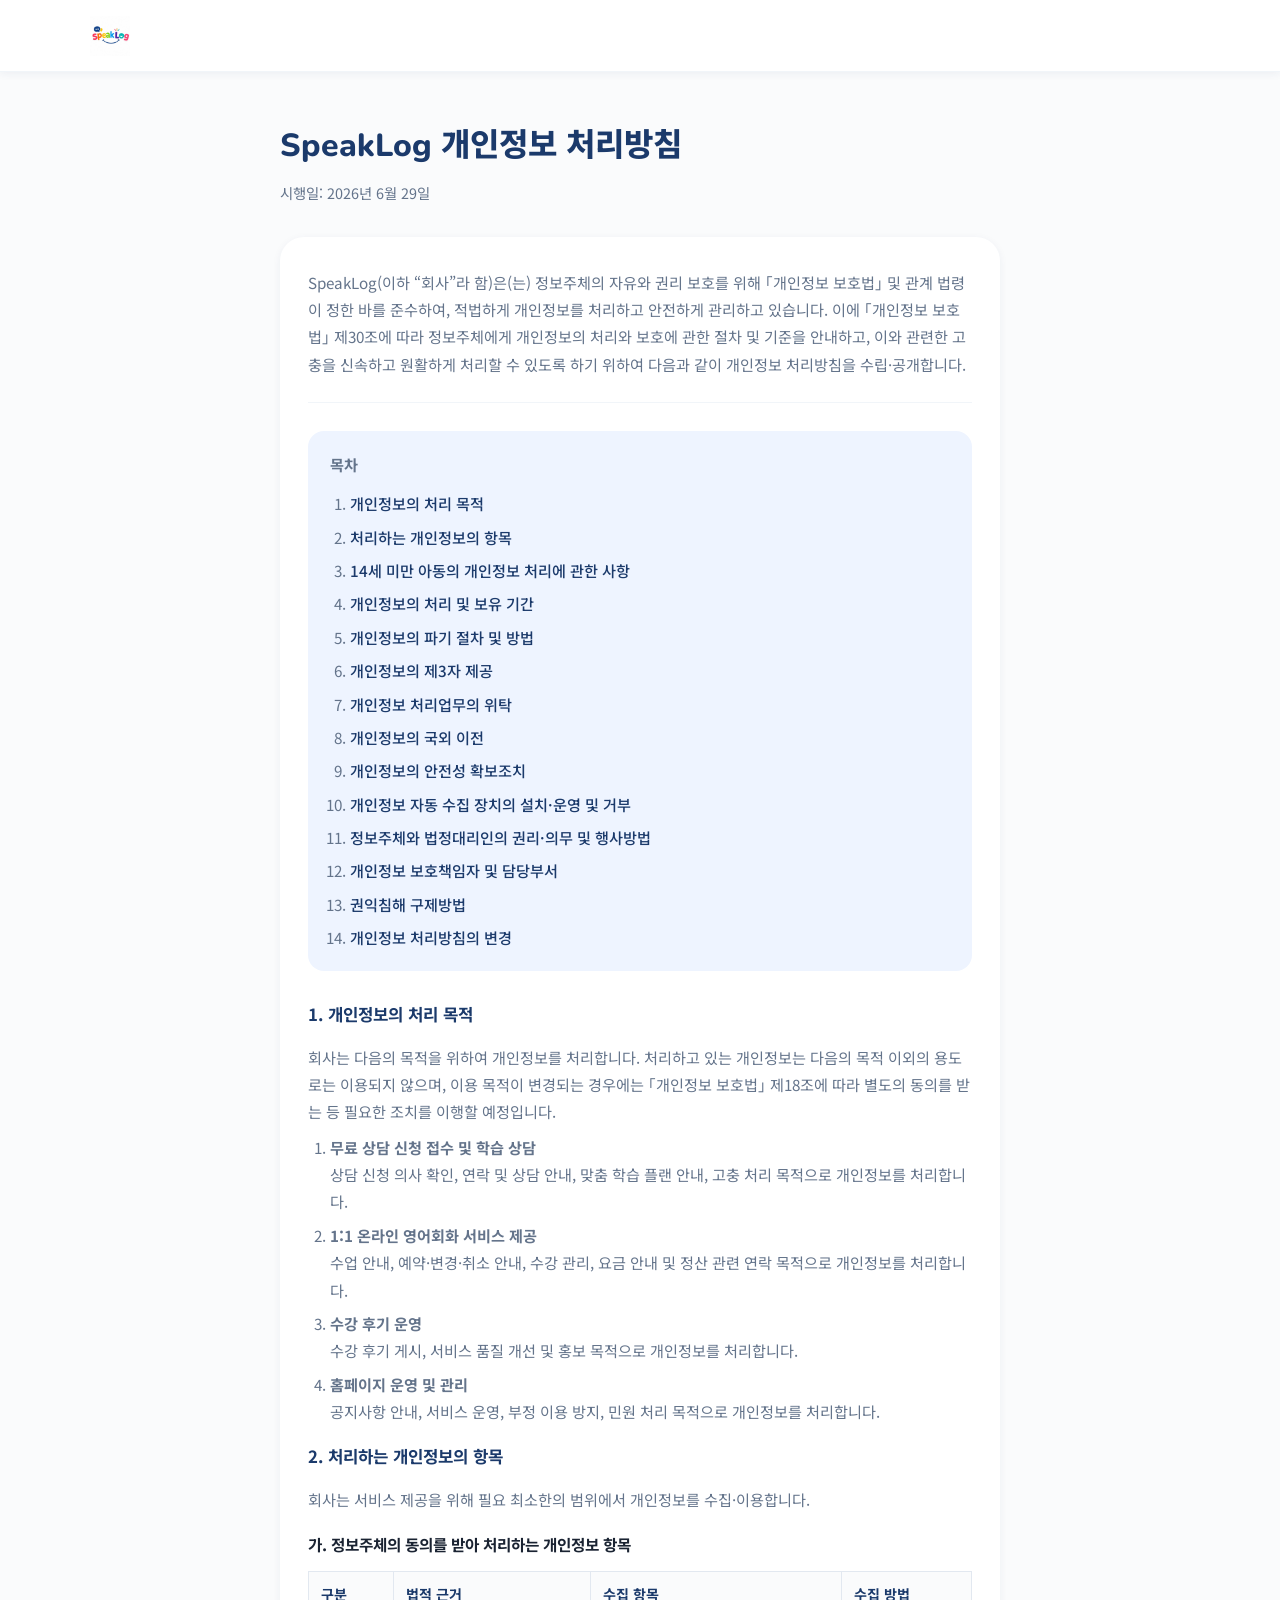
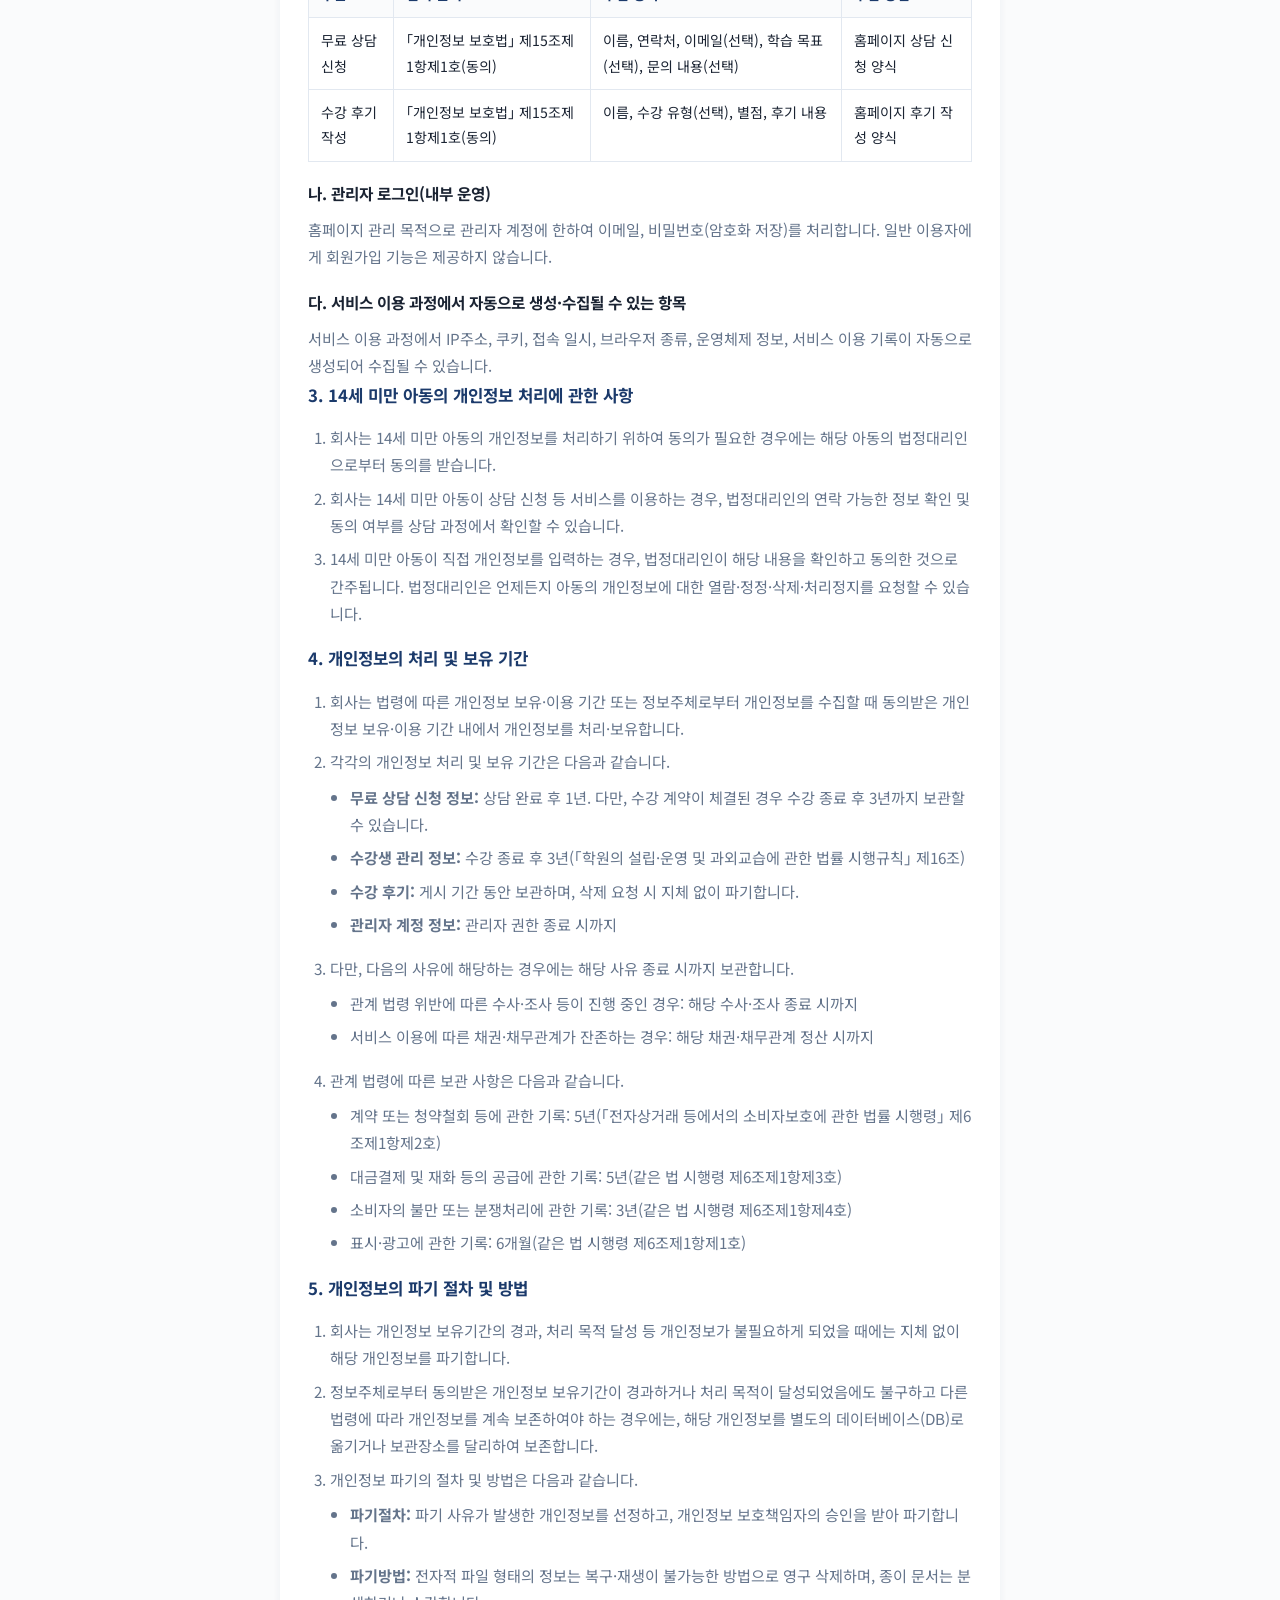
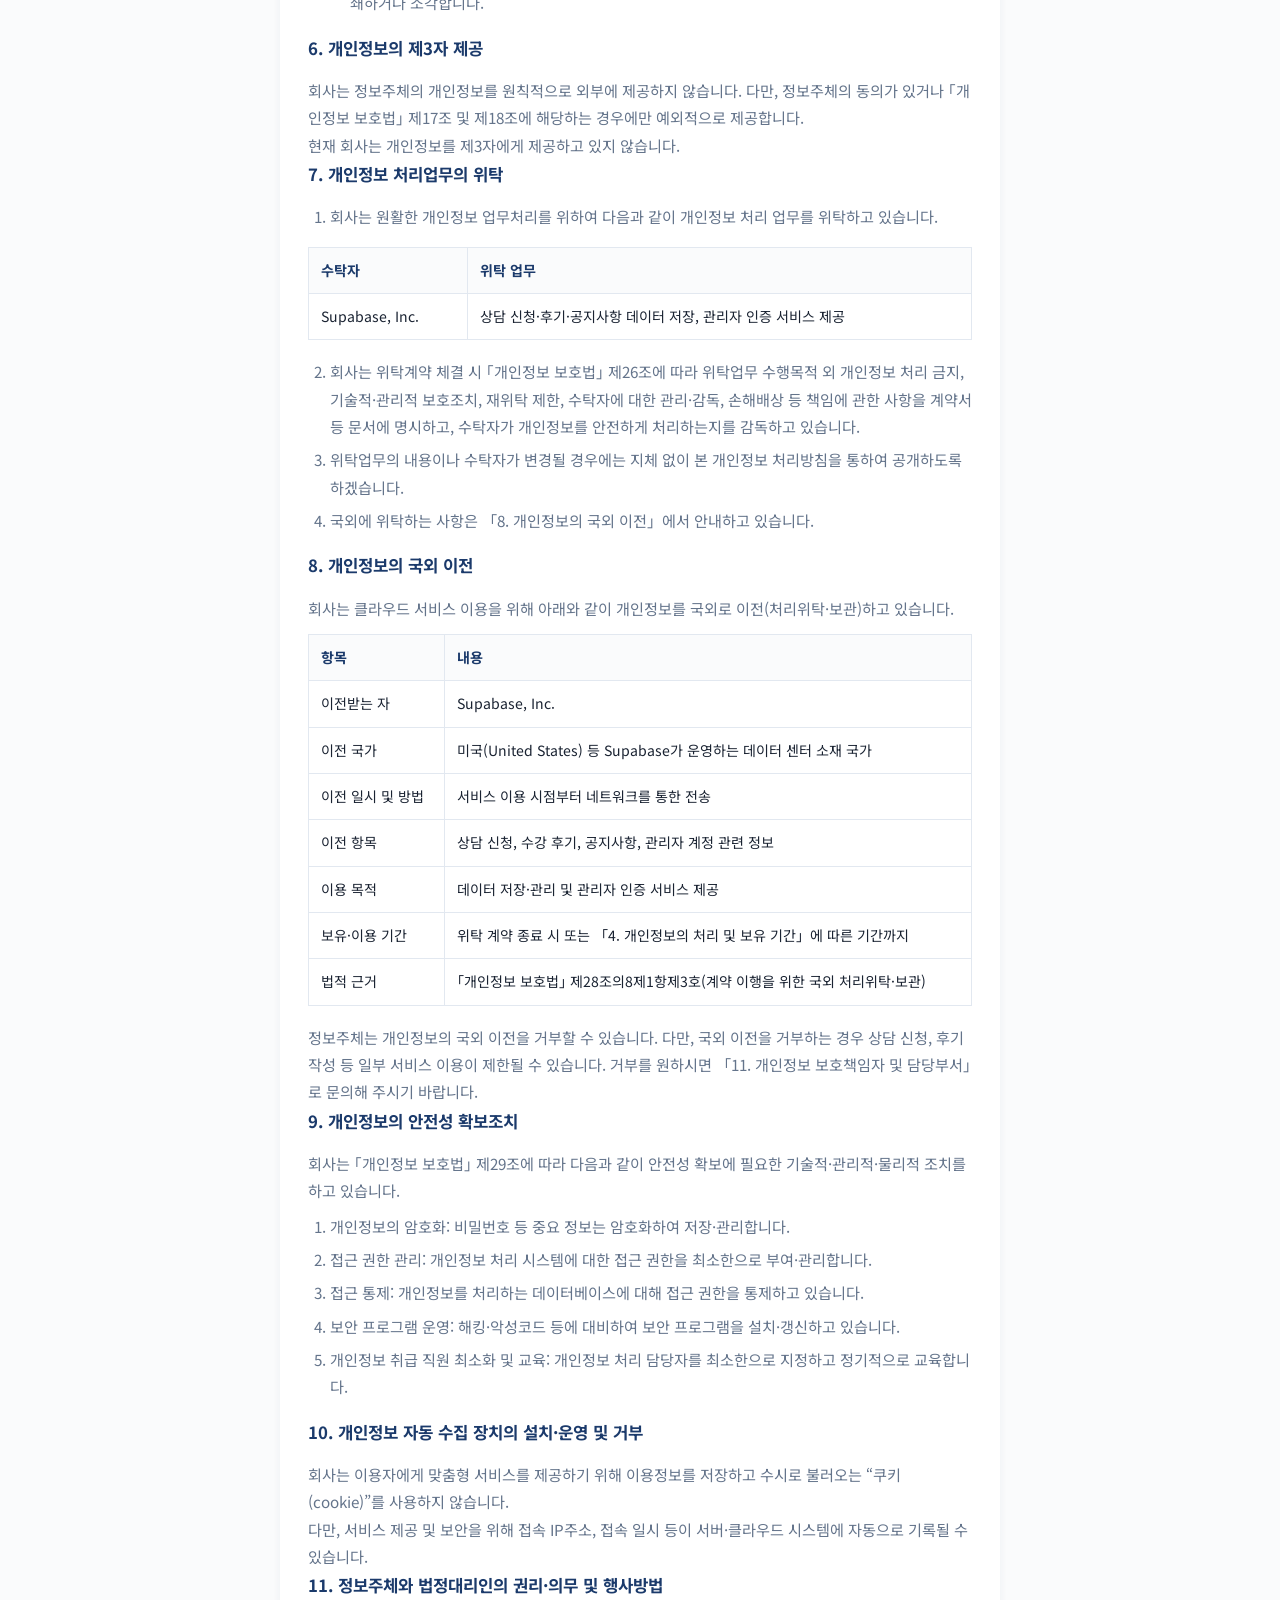
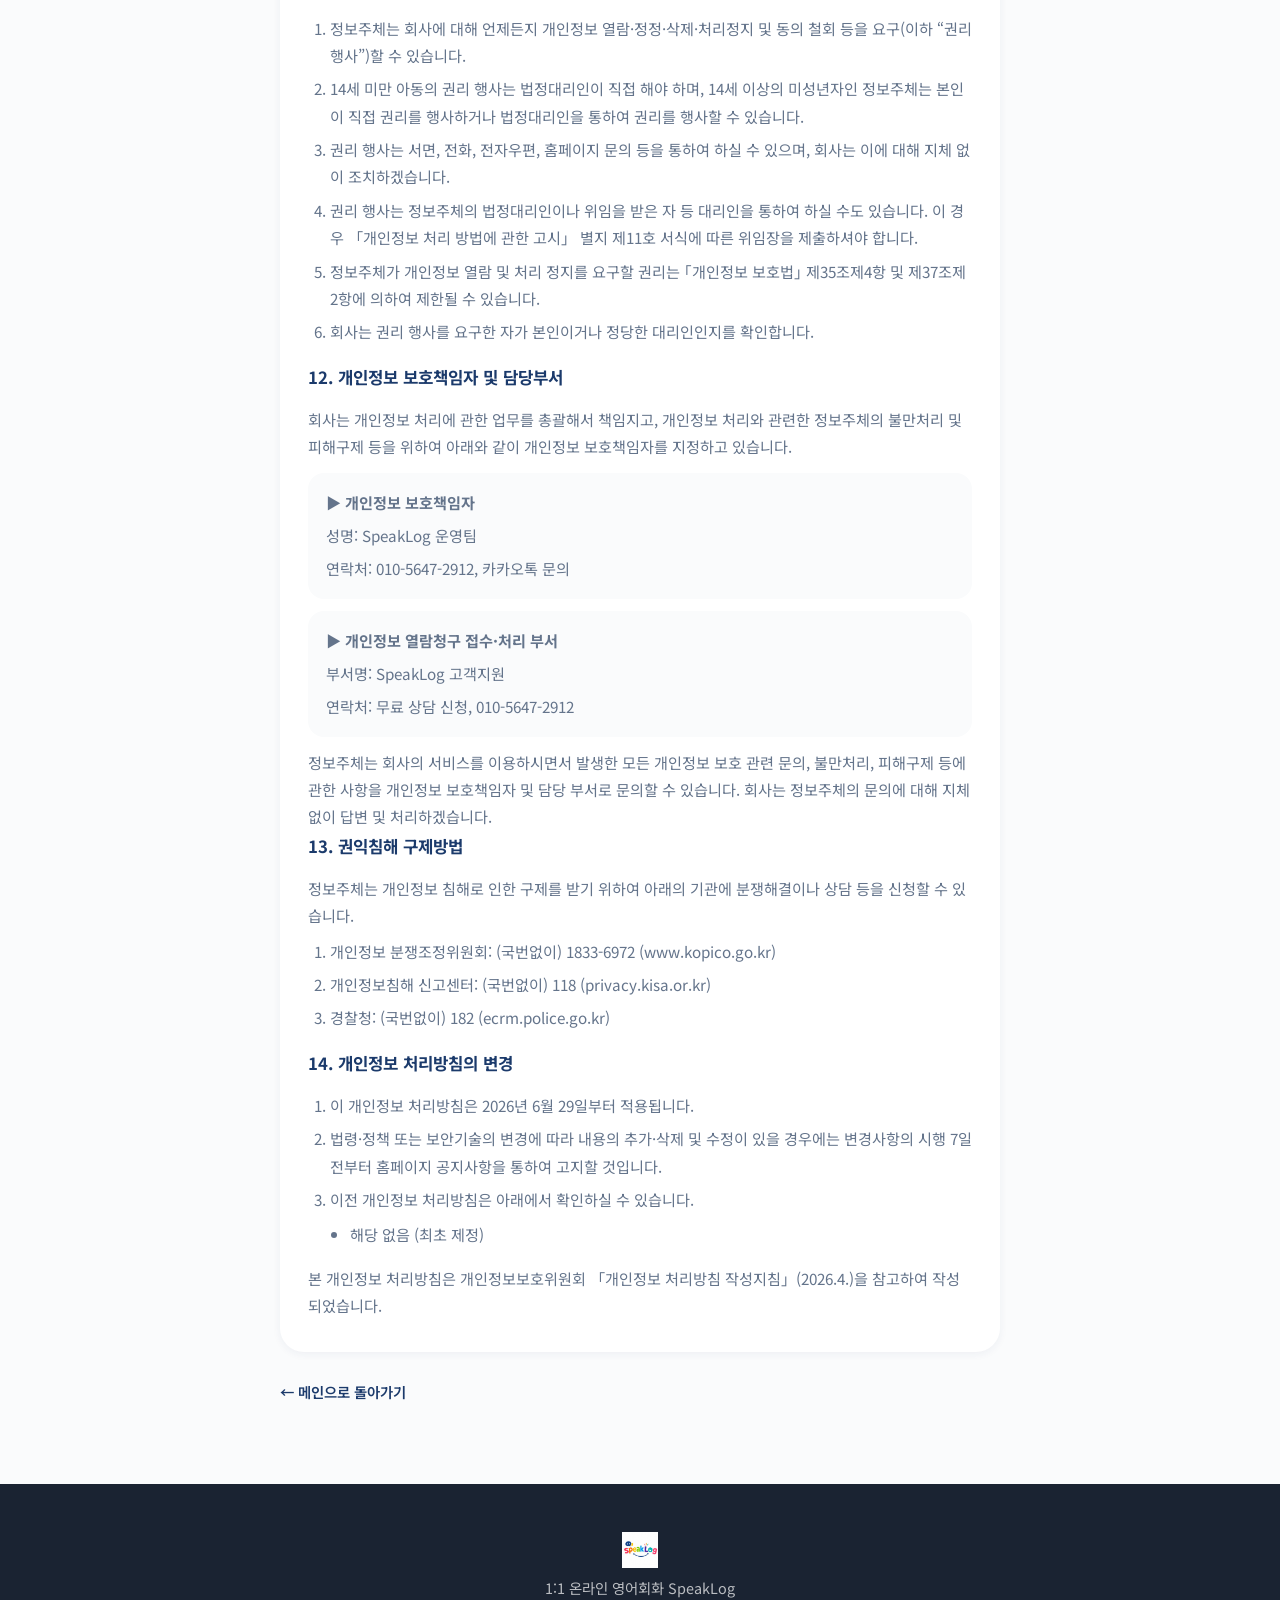
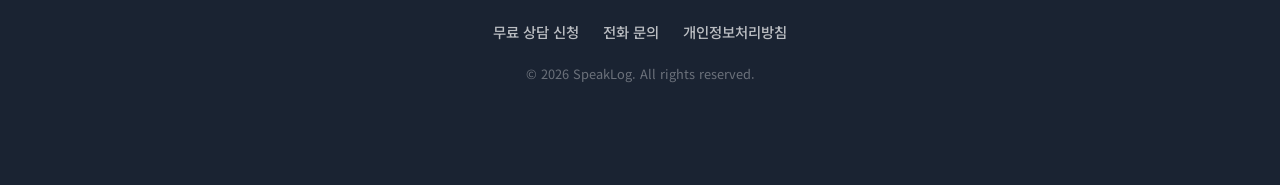
<file: privacy/index.html>
<!DOCTYPE html>
<html lang="ko">

<head>
  <meta charset="UTF-8">
  <meta name="viewport" content="width=device-width, initial-scale=1.0">
  <meta name="theme-color" content="#1b3a6b">

  <title>개인정보 처리방침 | SpeakLog</title>
  <meta name="description"
    content="SpeakLog 개인정보 처리방침 — 수집 항목, 이용 목적, 보유 기간, 위탁, 정보주체 권리 및 보호책임자 안내">
  <meta name="keywords"
    content="SpeakLog 개인정보처리방침, 스픽로그, 개인정보 보호, 영어회화 개인정보">
  <meta name="author" content="SpeakLog">
  <meta name="robots" content="index, follow">
  <link rel="canonical" href="https://speaklog.co.kr/privacy/">

  <meta property="og:type" content="article">
  <meta property="og:locale" content="ko_KR">
  <meta property="og:site_name" content="SpeakLog">
  <meta property="og:title" content="SpeakLog 개인정보 처리방침">
  <meta property="og:description"
    content="SpeakLog의 개인정보 수집·이용·보관·파기 및 정보주체 권리에 관한 안내">
  <meta property="og:url" content="https://speaklog.co.kr/privacy/">
  <meta property="og:image" content="https://speaklog.co.kr/images/logo.png">
  <meta property="og:image:alt" content="SpeakLog 로고">

  <meta name="twitter:card" content="summary">
  <meta name="twitter:title" content="SpeakLog 개인정보 처리방침">
  <meta name="twitter:description"
    content="SpeakLog의 개인정보 수집·이용·보관·파기 및 정보주체 권리에 관한 안내">
  <meta name="twitter:image" content="https://speaklog.co.kr/images/logo.png">

  <link rel="icon" href="/favicon.png" type="image/png">
  <link rel="apple-touch-icon" href="/favicon.png">
  <link rel="manifest" href="/site.webmanifest">
  <link rel="preconnect" href="https://fonts.googleapis.com">
  <link rel="preconnect" href="https://fonts.gstatic.com" crossorigin>
  <link
    href="https://fonts.googleapis.com/css2?family=Nunito:wght@600;700;800&family=Noto+Sans+KR:wght@400;500;600;700&display=swap"
    rel="stylesheet">
  <link rel="stylesheet" href="../css/style.css">

  <script type="application/ld+json">
  {
    "@context": "https://schema.org",
    "@graph": [
      {
        "@type": "WebPage",
        "@id": "https://speaklog.co.kr/privacy/#webpage",
        "url": "https://speaklog.co.kr/privacy/",
        "name": "SpeakLog 개인정보 처리방침",
        "description": "SpeakLog 개인정보 처리방침 전문",
        "inLanguage": "ko-KR",
        "isPartOf": { "@id": "https://speaklog.co.kr/#website" },
        "about": { "@id": "https://speaklog.co.kr/#organization" }
      },
      {
        "@type": "BreadcrumbList",
        "itemListElement": [
          {
            "@type": "ListItem",
            "position": 1,
            "name": "홈",
            "item": "https://speaklog.co.kr/"
          },
          {
            "@type": "ListItem",
            "position": 2,
            "name": "개인정보 처리방침",
            "item": "https://speaklog.co.kr/privacy/"
          }
        ]
      }
    ]
  }
  </script>
</head>

<body>
  <header class="header scrolled" id="header">
    <div class="nav container">
      <a href="../" class="logo">
        <img src="../images/logo.png" alt="SpeakLog 로고" width="140" height="48" class="logo-img" decoding="async">
      </a>
    </div>
  </header>

  <main class="legal-page">
    <div class="container container--narrow">
      <header class="legal-header">
        <h1 class="legal-title">SpeakLog 개인정보 처리방침</h1>
        <p class="legal-updated">시행일: 2026년 6월 29일</p>
      </header>

      <article class="legal-content">
        <p class="legal-intro">
          SpeakLog(이하 “회사”라 함)은(는) 정보주체의 자유와 권리 보호를 위해 ｢개인정보 보호법｣ 및 관계 법령이
          정한 바를 준수하여, 적법하게 개인정보를 처리하고 안전하게 관리하고 있습니다. 이에 ｢개인정보 보호법｣
          제30조에 따라 정보주체에게 개인정보의 처리와 보호에 관한 절차 및 기준을 안내하고, 이와 관련한 고충을
          신속하고 원활하게 처리할 수 있도록 하기 위하여 다음과 같이 개인정보 처리방침을 수립·공개합니다.
        </p>

        <nav class="legal-toc" aria-label="목차">
          <p class="legal-toc-title">목차</p>
          <ol>
            <li><a href="#purpose">개인정보의 처리 목적</a></li>
            <li><a href="#items">처리하는 개인정보의 항목</a></li>
            <li><a href="#children">14세 미만 아동의 개인정보 처리에 관한 사항</a></li>
            <li><a href="#retention">개인정보의 처리 및 보유 기간</a></li>
            <li><a href="#destruction">개인정보의 파기 절차 및 방법</a></li>
            <li><a href="#third-party">개인정보의 제3자 제공</a></li>
            <li><a href="#consignment">개인정보 처리업무의 위탁</a></li>
            <li><a href="#overseas">개인정보의 국외 이전</a></li>
            <li><a href="#security">개인정보의 안전성 확보조치</a></li>
            <li><a href="#cookies">개인정보 자동 수집 장치의 설치·운영 및 거부</a></li>
            <li><a href="#rights">정보주체와 법정대리인의 권리·의무 및 행사방법</a></li>
            <li><a href="#officer">개인정보 보호책임자 및 담당부서</a></li>
            <li><a href="#remedy">권익침해 구제방법</a></li>
            <li><a href="#changes">개인정보 처리방침의 변경</a></li>
          </ol>
        </nav>

        <section class="legal-section" id="purpose">
          <h2>1. 개인정보의 처리 목적</h2>
          <p>
            회사는 다음의 목적을 위하여 개인정보를 처리합니다. 처리하고 있는 개인정보는 다음의 목적 이외의
            용도로는 이용되지 않으며, 이용 목적이 변경되는 경우에는 ｢개인정보 보호법｣ 제18조에 따라 별도의
            동의를 받는 등 필요한 조치를 이행할 예정입니다.
          </p>
          <ol class="legal-list">
            <li>
              <strong>무료 상담 신청 접수 및 학습 상담</strong><br>
              상담 신청 의사 확인, 연락 및 상담 안내, 맞춤 학습 플랜 안내, 고충 처리 목적으로 개인정보를
              처리합니다.
            </li>
            <li>
              <strong>1:1 온라인 영어회화 서비스 제공</strong><br>
              수업 안내, 예약·변경·취소 안내, 수강 관리, 요금 안내 및 정산 관련 연락 목적으로 개인정보를
              처리합니다.
            </li>
            <li>
              <strong>수강 후기 운영</strong><br>
              수강 후기 게시, 서비스 품질 개선 및 홍보 목적으로 개인정보를 처리합니다.
            </li>
            <li>
              <strong>홈페이지 운영 및 관리</strong><br>
              공지사항 안내, 서비스 운영, 부정 이용 방지, 민원 처리 목적으로 개인정보를 처리합니다.
            </li>
          </ol>
        </section>

        <section class="legal-section" id="items">
          <h2>2. 처리하는 개인정보의 항목</h2>
          <p>회사는 서비스 제공을 위해 필요 최소한의 범위에서 개인정보를 수집·이용합니다.</p>

          <h3>가. 정보주체의 동의를 받아 처리하는 개인정보 항목</h3>
          <div class="legal-table-wrap">
            <table class="legal-table">
              <thead>
                <tr>
                  <th>구분</th>
                  <th>법적 근거</th>
                  <th>수집 항목</th>
                  <th>수집 방법</th>
                </tr>
              </thead>
              <tbody>
                <tr>
                  <td>무료 상담 신청</td>
                  <td>｢개인정보 보호법｣ 제15조제1항제1호(동의)</td>
                  <td>이름, 연락처, 이메일(선택), 학습 목표(선택), 문의 내용(선택)</td>
                  <td>홈페이지 상담 신청 양식</td>
                </tr>
                <tr>
                  <td>수강 후기 작성</td>
                  <td>｢개인정보 보호법｣ 제15조제1항제1호(동의)</td>
                  <td>이름, 수강 유형(선택), 별점, 후기 내용</td>
                  <td>홈페이지 후기 작성 양식</td>
                </tr>
              </tbody>
            </table>
          </div>

          <h3>나. 관리자 로그인(내부 운영)</h3>
          <p>
            홈페이지 관리 목적으로 관리자 계정에 한하여 이메일, 비밀번호(암호화 저장)를 처리합니다. 일반
            이용자에게 회원가입 기능은 제공하지 않습니다.
          </p>

          <h3>다. 서비스 이용 과정에서 자동으로 생성·수집될 수 있는 항목</h3>
          <p>
            서비스 이용 과정에서 IP주소, 쿠키, 접속 일시, 브라우저 종류, 운영체제 정보, 서비스 이용 기록이
            자동으로 생성되어 수집될 수 있습니다.
          </p>
        </section>

        <section class="legal-section" id="children">
          <h2>3. 14세 미만 아동의 개인정보 처리에 관한 사항</h2>
          <ol class="legal-list">
            <li>
              회사는 14세 미만 아동의 개인정보를 처리하기 위하여 동의가 필요한 경우에는 해당 아동의
              법정대리인으로부터 동의를 받습니다.
            </li>
            <li>
              회사는 14세 미만 아동이 상담 신청 등 서비스를 이용하는 경우, 법정대리인의 연락 가능한 정보 확인
              및 동의 여부를 상담 과정에서 확인할 수 있습니다.
            </li>
            <li>
              14세 미만 아동이 직접 개인정보를 입력하는 경우, 법정대리인이 해당 내용을 확인하고 동의한
              것으로 간주됩니다. 법정대리인은 언제든지 아동의 개인정보에 대한 열람·정정·삭제·처리정지를
              요청할 수 있습니다.
            </li>
          </ol>
        </section>

        <section class="legal-section" id="retention">
          <h2>4. 개인정보의 처리 및 보유 기간</h2>
          <ol class="legal-list">
            <li>
              회사는 법령에 따른 개인정보 보유·이용 기간 또는 정보주체로부터 개인정보를 수집할 때 동의받은
              개인정보 보유·이용 기간 내에서 개인정보를 처리·보유합니다.
            </li>
            <li>각각의 개인정보 처리 및 보유 기간은 다음과 같습니다.
              <ul>
                <li><strong>무료 상담 신청 정보:</strong> 상담 완료 후 1년. 다만, 수강 계약이 체결된 경우 수강 종료 후 3년까지 보관할 수 있습니다.</li>
                <li><strong>수강생 관리 정보:</strong> 수강 종료 후 3년(｢학원의 설립·운영 및 과외교습에 관한 법률 시행규칙｣ 제16조)</li>
                <li><strong>수강 후기:</strong> 게시 기간 동안 보관하며, 삭제 요청 시 지체 없이 파기합니다.</li>
                <li><strong>관리자 계정 정보:</strong> 관리자 권한 종료 시까지</li>
              </ul>
            </li>
            <li>다만, 다음의 사유에 해당하는 경우에는 해당 사유 종료 시까지 보관합니다.
              <ul>
                <li>관계 법령 위반에 따른 수사·조사 등이 진행 중인 경우: 해당 수사·조사 종료 시까지</li>
                <li>서비스 이용에 따른 채권·채무관계가 잔존하는 경우: 해당 채권·채무관계 정산 시까지</li>
              </ul>
            </li>
            <li>관계 법령에 따른 보관 사항은 다음과 같습니다.
              <ul>
                <li>계약 또는 청약철회 등에 관한 기록: 5년(｢전자상거래 등에서의 소비자보호에 관한 법률 시행령｣ 제6조제1항제2호)</li>
                <li>대금결제 및 재화 등의 공급에 관한 기록: 5년(같은 법 시행령 제6조제1항제3호)</li>
                <li>소비자의 불만 또는 분쟁처리에 관한 기록: 3년(같은 법 시행령 제6조제1항제4호)</li>
                <li>표시·광고에 관한 기록: 6개월(같은 법 시행령 제6조제1항제1호)</li>
              </ul>
            </li>
          </ol>
        </section>

        <section class="legal-section" id="destruction">
          <h2>5. 개인정보의 파기 절차 및 방법</h2>
          <ol class="legal-list">
            <li>
              회사는 개인정보 보유기간의 경과, 처리 목적 달성 등 개인정보가 불필요하게 되었을 때에는 지체
              없이 해당 개인정보를 파기합니다.
            </li>
            <li>
              정보주체로부터 동의받은 개인정보 보유기간이 경과하거나 처리 목적이 달성되었음에도 불구하고
              다른 법령에 따라 개인정보를 계속 보존하여야 하는 경우에는, 해당 개인정보를 별도의
              데이터베이스(DB)로 옮기거나 보관장소를 달리하여 보존합니다.
            </li>
            <li>개인정보 파기의 절차 및 방법은 다음과 같습니다.
              <ul>
                <li><strong>파기절차:</strong> 파기 사유가 발생한 개인정보를 선정하고, 개인정보 보호책임자의 승인을 받아 파기합니다.</li>
                <li><strong>파기방법:</strong> 전자적 파일 형태의 정보는 복구·재생이 불가능한 방법으로 영구 삭제하며, 종이 문서는 분쇄하거나 소각합니다.</li>
              </ul>
            </li>
          </ol>
        </section>

        <section class="legal-section" id="third-party">
          <h2>6. 개인정보의 제3자 제공</h2>
          <p>
            회사는 정보주체의 개인정보를 원칙적으로 외부에 제공하지 않습니다. 다만, 정보주체의 동의가 있거나
            ｢개인정보 보호법｣ 제17조 및 제18조에 해당하는 경우에만 예외적으로 제공합니다.
          </p>
          <p>현재 회사는 개인정보를 제3자에게 제공하고 있지 않습니다.</p>
        </section>

        <section class="legal-section" id="consignment">
          <h2>7. 개인정보 처리업무의 위탁</h2>
          <ol class="legal-list">
            <li>회사는 원활한 개인정보 업무처리를 위하여 다음과 같이 개인정보 처리 업무를 위탁하고 있습니다.</li>
          </ol>
          <div class="legal-table-wrap">
            <table class="legal-table">
              <thead>
                <tr>
                  <th>수탁자</th>
                  <th>위탁 업무</th>
                </tr>
              </thead>
              <tbody>
                <tr>
                  <td>Supabase, Inc.</td>
                  <td>상담 신청·후기·공지사항 데이터 저장, 관리자 인증 서비스 제공</td>
                </tr>
              </tbody>
            </table>
          </div>
          <ol class="legal-list" start="2">
            <li>
              회사는 위탁계약 체결 시 ｢개인정보 보호법｣ 제26조에 따라 위탁업무 수행목적 외 개인정보 처리
              금지, 기술적·관리적 보호조치, 재위탁 제한, 수탁자에 대한 관리·감독, 손해배상 등 책임에 관한
              사항을 계약서 등 문서에 명시하고, 수탁자가 개인정보를 안전하게 처리하는지를 감독하고
              있습니다.
            </li>
            <li>
              위탁업무의 내용이나 수탁자가 변경될 경우에는 지체 없이 본 개인정보 처리방침을 통하여
              공개하도록 하겠습니다.
            </li>
            <li>국외에 위탁하는 사항은 「8. 개인정보의 국외 이전」에서 안내하고 있습니다.</li>
          </ol>
        </section>

        <section class="legal-section" id="overseas">
          <h2>8. 개인정보의 국외 이전</h2>
          <p>
            회사는 클라우드 서비스 이용을 위해 아래와 같이 개인정보를 국외로 이전(처리위탁·보관)하고
            있습니다.
          </p>
          <div class="legal-table-wrap">
            <table class="legal-table">
              <thead>
                <tr>
                  <th>항목</th>
                  <th>내용</th>
                </tr>
              </thead>
              <tbody>
                <tr>
                  <td>이전받는 자</td>
                  <td>Supabase, Inc.</td>
                </tr>
                <tr>
                  <td>이전 국가</td>
                  <td>미국(United States) 등 Supabase가 운영하는 데이터 센터 소재 국가</td>
                </tr>
                <tr>
                  <td>이전 일시 및 방법</td>
                  <td>서비스 이용 시점부터 네트워크를 통한 전송</td>
                </tr>
                <tr>
                  <td>이전 항목</td>
                  <td>상담 신청, 수강 후기, 공지사항, 관리자 계정 관련 정보</td>
                </tr>
                <tr>
                  <td>이용 목적</td>
                  <td>데이터 저장·관리 및 관리자 인증 서비스 제공</td>
                </tr>
                <tr>
                  <td>보유·이용 기간</td>
                  <td>위탁 계약 종료 시 또는 「4. 개인정보의 처리 및 보유 기간」에 따른 기간까지</td>
                </tr>
                <tr>
                  <td>법적 근거</td>
                  <td>｢개인정보 보호법｣ 제28조의8제1항제3호(계약 이행을 위한 국외 처리위탁·보관)</td>
                </tr>
              </tbody>
            </table>
          </div>
          <p>
            정보주체는 개인정보의 국외 이전을 거부할 수 있습니다. 다만, 국외 이전을 거부하는 경우 상담 신청,
            후기 작성 등 일부 서비스 이용이 제한될 수 있습니다. 거부를 원하시면 「11. 개인정보 보호책임자 및
            담당부서」로 문의해 주시기 바랍니다.
          </p>
        </section>

        <section class="legal-section" id="security">
          <h2>9. 개인정보의 안전성 확보조치</h2>
          <p>회사는 ｢개인정보 보호법｣ 제29조에 따라 다음과 같이 안전성 확보에 필요한 기술적·관리적·물리적 조치를 하고 있습니다.</p>
          <ol class="legal-list">
            <li>개인정보의 암호화: 비밀번호 등 중요 정보는 암호화하여 저장·관리합니다.</li>
            <li>접근 권한 관리: 개인정보 처리 시스템에 대한 접근 권한을 최소한으로 부여·관리합니다.</li>
            <li>접근 통제: 개인정보를 처리하는 데이터베이스에 대해 접근 권한을 통제하고 있습니다.</li>
            <li>보안 프로그램 운영: 해킹·악성코드 등에 대비하여 보안 프로그램을 설치·갱신하고 있습니다.</li>
            <li>개인정보 취급 직원 최소화 및 교육: 개인정보 처리 담당자를 최소한으로 지정하고 정기적으로 교육합니다.</li>
          </ol>
        </section>

        <section class="legal-section" id="cookies">
          <h2>10. 개인정보 자동 수집 장치의 설치·운영 및 거부</h2>
          <p>
            회사는 이용자에게 맞춤형 서비스를 제공하기 위해 이용정보를 저장하고 수시로 불러오는
            “쿠키(cookie)”를 사용하지 않습니다.
          </p>
          <p>
            다만, 서비스 제공 및 보안을 위해 접속 IP주소, 접속 일시 등이 서버·클라우드 시스템에 자동으로
            기록될 수 있습니다.
          </p>
        </section>

        <section class="legal-section" id="rights">
          <h2>11. 정보주체와 법정대리인의 권리·의무 및 행사방법</h2>
          <ol class="legal-list">
            <li>
              정보주체는 회사에 대해 언제든지 개인정보 열람·정정·삭제·처리정지 및 동의 철회 등을 요구(이하
              “권리 행사”)할 수 있습니다.
            </li>
            <li>
              14세 미만 아동의 권리 행사는 법정대리인이 직접 해야 하며, 14세 이상의 미성년자인 정보주체는
              본인이 직접 권리를 행사하거나 법정대리인을 통하여 권리를 행사할 수 있습니다.
            </li>
            <li>
              권리 행사는 서면, 전화, 전자우편, 홈페이지 문의 등을 통하여 하실 수 있으며, 회사는 이에 대해
              지체 없이 조치하겠습니다.
            </li>
            <li>
              권리 행사는 정보주체의 법정대리인이나 위임을 받은 자 등 대리인을 통하여 하실 수도 있습니다.
              이 경우 「개인정보 처리 방법에 관한 고시」 별지 제11호 서식에 따른 위임장을 제출하셔야
              합니다.
            </li>
            <li>
              정보주체가 개인정보 열람 및 처리 정지를 요구할 권리는 ｢개인정보 보호법｣ 제35조제4항 및
              제37조제2항에 의하여 제한될 수 있습니다.
            </li>
            <li>회사는 권리 행사를 요구한 자가 본인이거나 정당한 대리인인지를 확인합니다.</li>
          </ol>
        </section>

        <section class="legal-section" id="officer">
          <h2>12. 개인정보 보호책임자 및 담당부서</h2>
          <p>
            회사는 개인정보 처리에 관한 업무를 총괄해서 책임지고, 개인정보 처리와 관련한 정보주체의
            불만처리 및 피해구제 등을 위하여 아래와 같이 개인정보 보호책임자를 지정하고 있습니다.
          </p>
          <div class="legal-contact-box">
            <p><strong>▶ 개인정보 보호책임자</strong></p>
            <p>성명: SpeakLog 운영팀</p>
            <p>연락처: <a href="tel:01056472912" id="privacy-phone-link">전화 문의</a>, <a href="http://pf.kakao.com/_NxhqPX/friend" id="privacy-kakao-link" target="_blank" rel="noopener noreferrer">카카오톡 문의</a></p>
          </div>
          <div class="legal-contact-box">
            <p><strong>▶ 개인정보 열람청구 접수·처리 부서</strong></p>
            <p>부서명: SpeakLog 고객지원</p>
            <p>연락처: <a href="../#contact">무료 상담 신청</a>, <a href="tel:01056472912" id="privacy-phone-link-2">전화 문의</a></p>
          </div>
          <p>
            정보주체는 회사의 서비스를 이용하시면서 발생한 모든 개인정보 보호 관련 문의, 불만처리, 피해구제
            등에 관한 사항을 개인정보 보호책임자 및 담당 부서로 문의할 수 있습니다. 회사는 정보주체의 문의에
            대해 지체 없이 답변 및 처리하겠습니다.
          </p>
        </section>

        <section class="legal-section" id="remedy">
          <h2>13. 권익침해 구제방법</h2>
          <p>
            정보주체는 개인정보 침해로 인한 구제를 받기 위하여 아래의 기관에 분쟁해결이나 상담 등을 신청할
            수 있습니다.
          </p>
          <ol class="legal-list">
            <li>개인정보 분쟁조정위원회: (국번없이) 1833-6972 (<a href="https://www.kopico.go.kr" target="_blank" rel="noopener noreferrer">www.kopico.go.kr</a>)</li>
            <li>개인정보침해 신고센터: (국번없이) 118 (<a href="https://privacy.kisa.or.kr" target="_blank" rel="noopener noreferrer">privacy.kisa.or.kr</a>)</li>
            <li>경찰청: (국번없이) 182 (<a href="https://ecrm.police.go.kr" target="_blank" rel="noopener noreferrer">ecrm.police.go.kr</a>)</li>
          </ol>
        </section>

        <section class="legal-section" id="changes">
          <h2>14. 개인정보 처리방침의 변경</h2>
          <ol class="legal-list">
            <li>이 개인정보 처리방침은 2026년 6월 29일부터 적용됩니다.</li>
            <li>
              법령·정책 또는 보안기술의 변경에 따라 내용의 추가·삭제 및 수정이 있을 경우에는 변경사항의
              시행 7일 전부터 홈페이지 공지사항을 통하여 고지할 것입니다.
            </li>
            <li>이전 개인정보 처리방침은 아래에서 확인하실 수 있습니다.
              <ul>
                <li>해당 없음 (최초 제정)</li>
              </ul>
            </li>
          </ol>
        </section>

        <p class="legal-note">
          본 개인정보 처리방침은 개인정보보호위원회 「개인정보 처리방침 작성지침」(2026.4.)을 참고하여
          작성되었습니다.
        </p>
      </article>

      <a href="../" class="legal-back">← 메인으로 돌아가기</a>
    </div>
  </main>

  <footer class="footer">
    <div class="container footer-inner">
      <div class="footer-brand">
        <img src="../images/logo.png" alt="SpeakLog 로고" width="120" height="42" class="footer-logo" loading="lazy" decoding="async">
        <p>1:1 온라인 영어회화 SpeakLog</p>
      </div>
      <div class="footer-links">
        <a href="../#contact">무료 상담 신청</a>
        <a href="tel:01056472912" id="privacy-footer-phone">전화 문의</a>
        <a href="./">개인정보처리방침</a>
      </div>
      <p class="footer-copy">&copy; 2026 SpeakLog. All rights reserved.</p>
    </div>
  </footer>

  <script src="../js/data.js"></script>
  <script>
    (function () {
      const { phone, phoneDisplay, kakaoUrl } = SpeakLogData.site;
      const tel = "tel:" + phone.replace(/-/g, "");

      document.querySelectorAll("#privacy-phone-link, #privacy-phone-link-2, #privacy-footer-phone").forEach((el) => {
        el.href = tel;
        if (el.id === "privacy-footer-phone") {
          el.textContent = "전화 문의";
        } else {
          el.textContent = phoneDisplay;
        }
      });

      const kakaoLink = document.getElementById("privacy-kakao-link");
      if (kakaoLink) kakaoLink.href = kakaoUrl;
    })();
  </script>
</body>

</html>
</file>
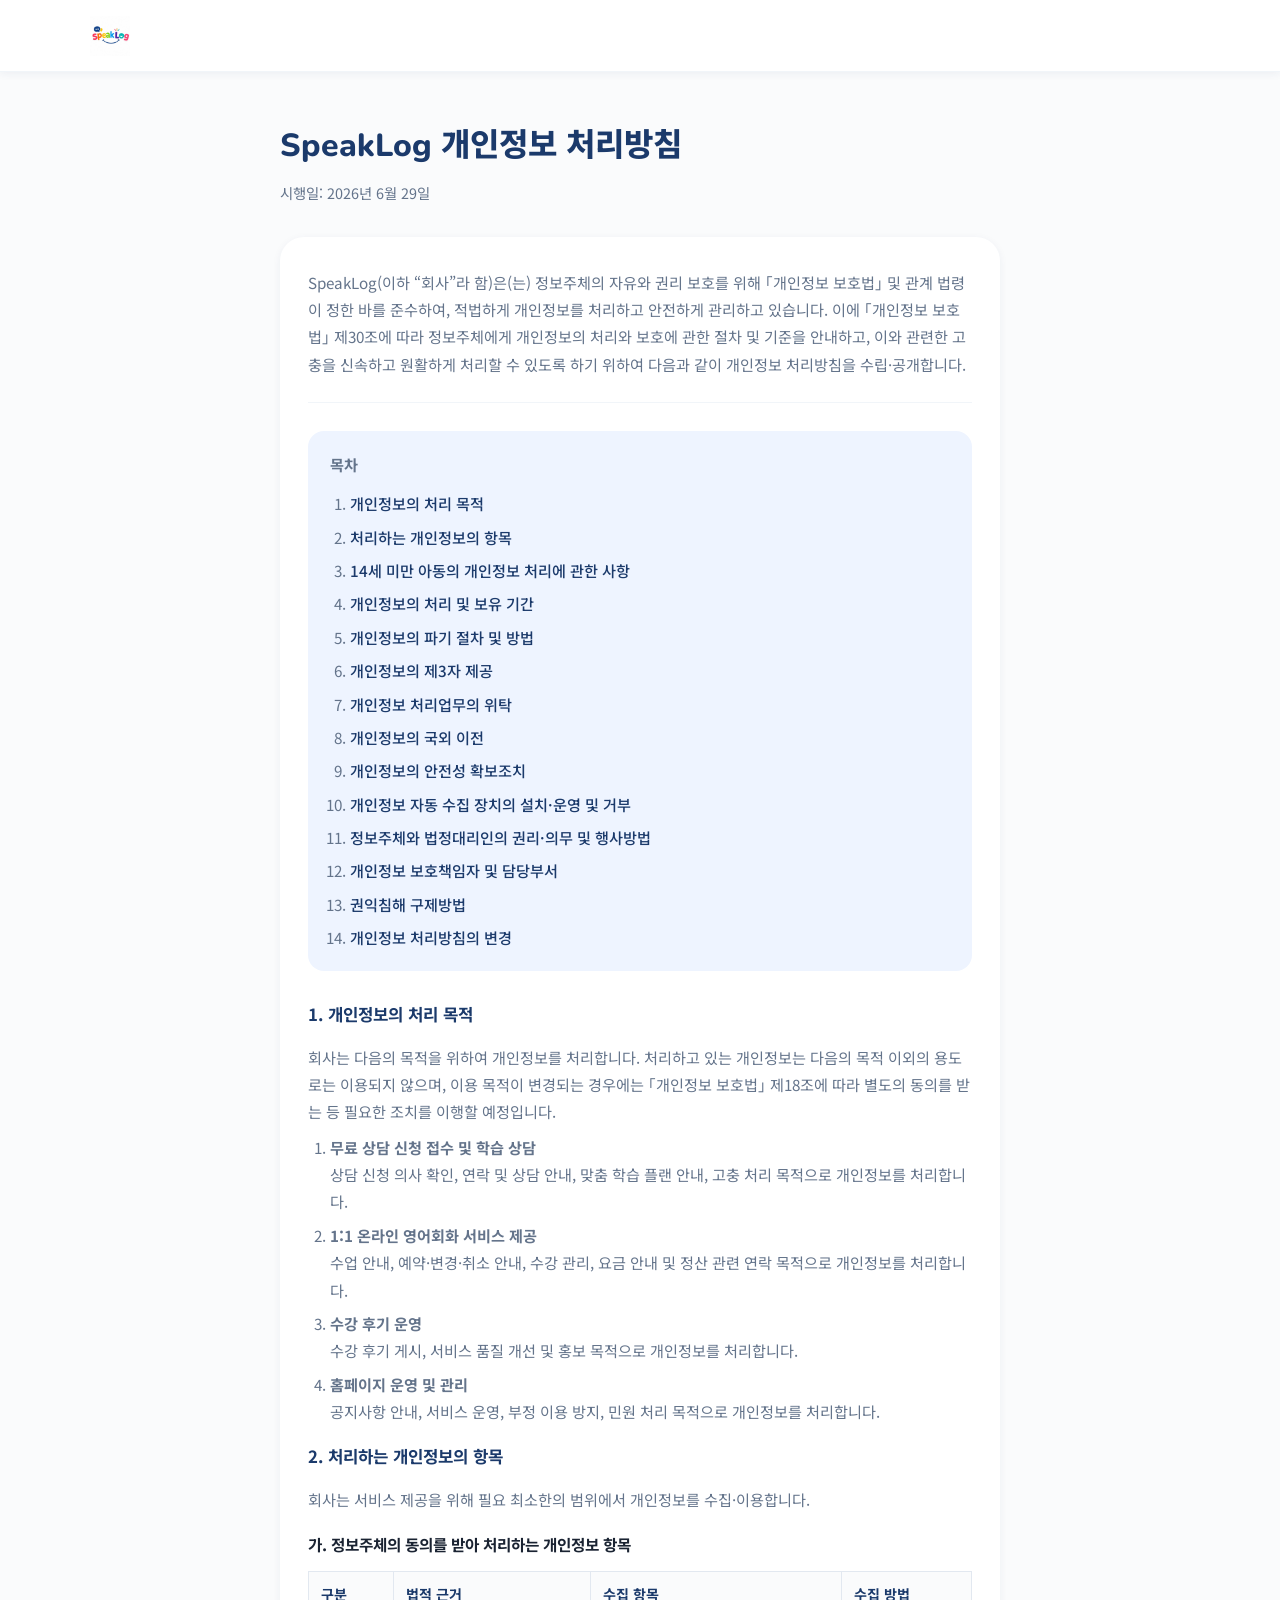
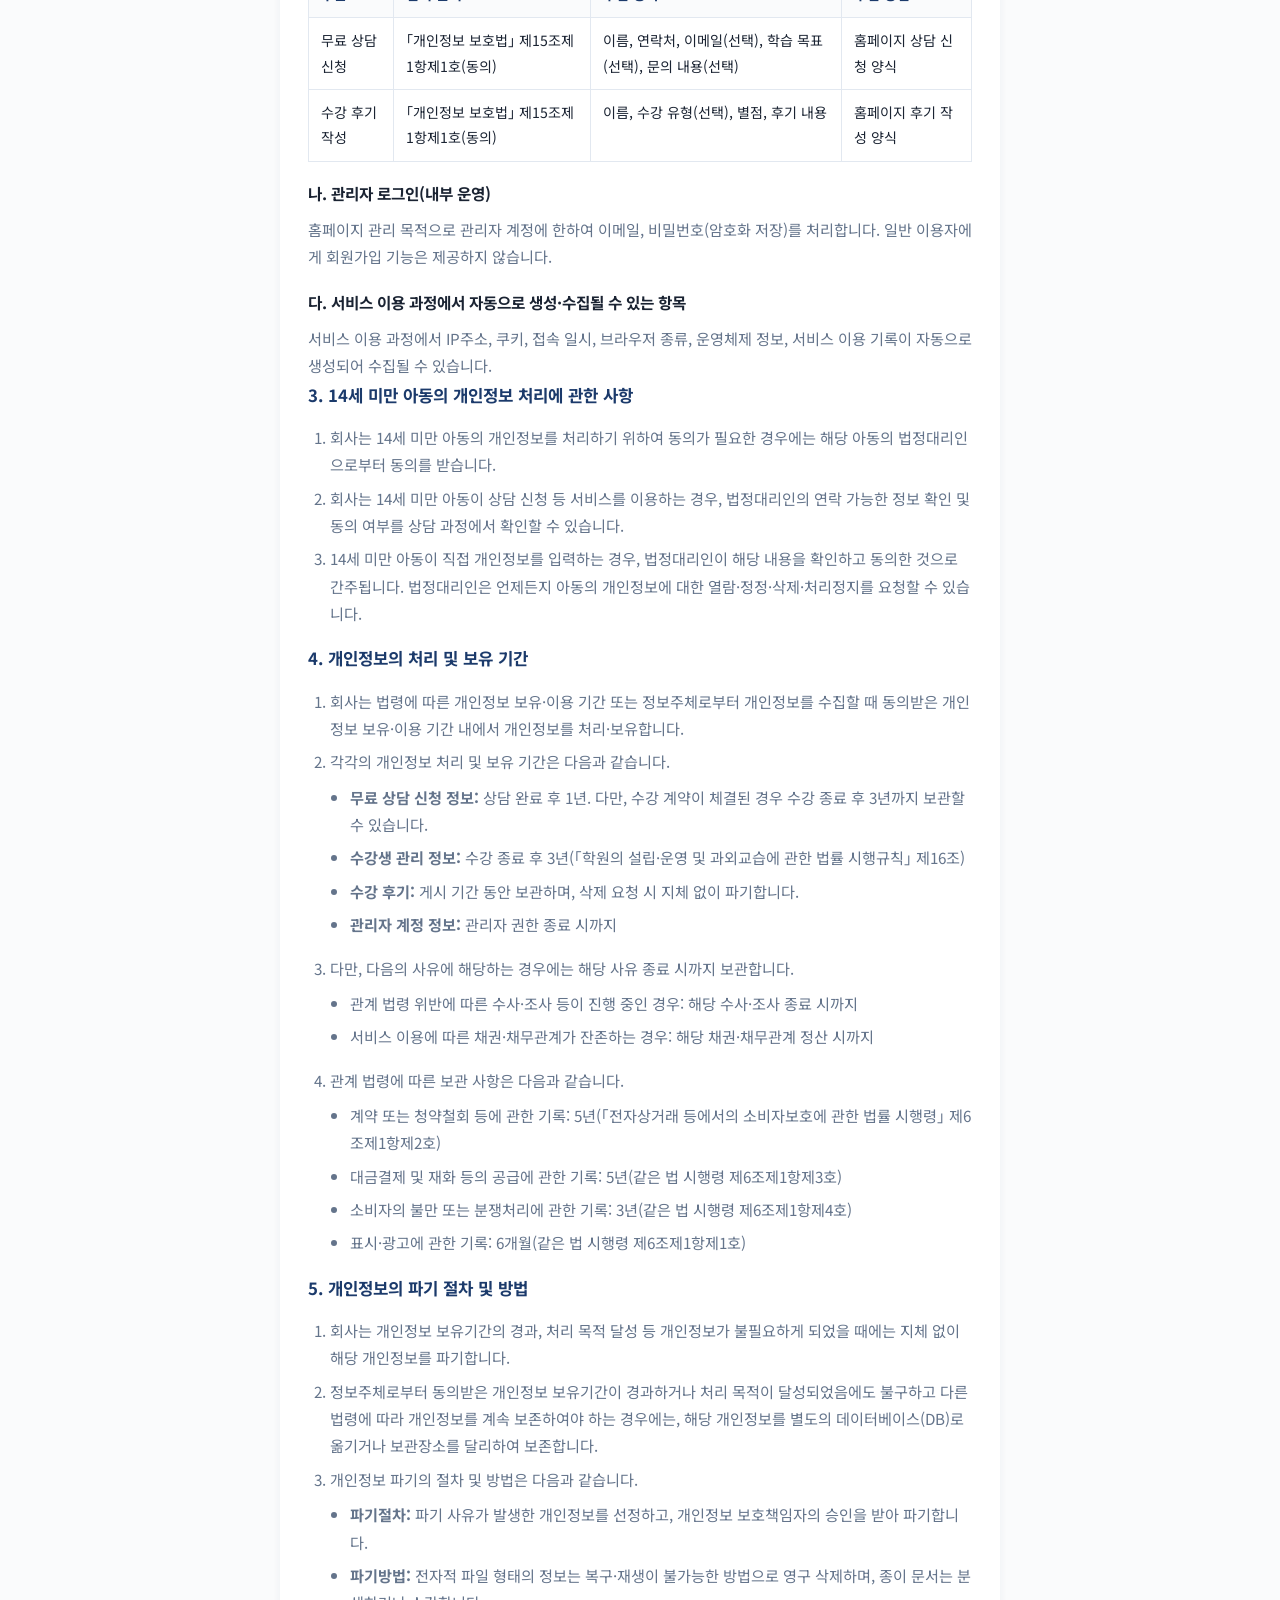
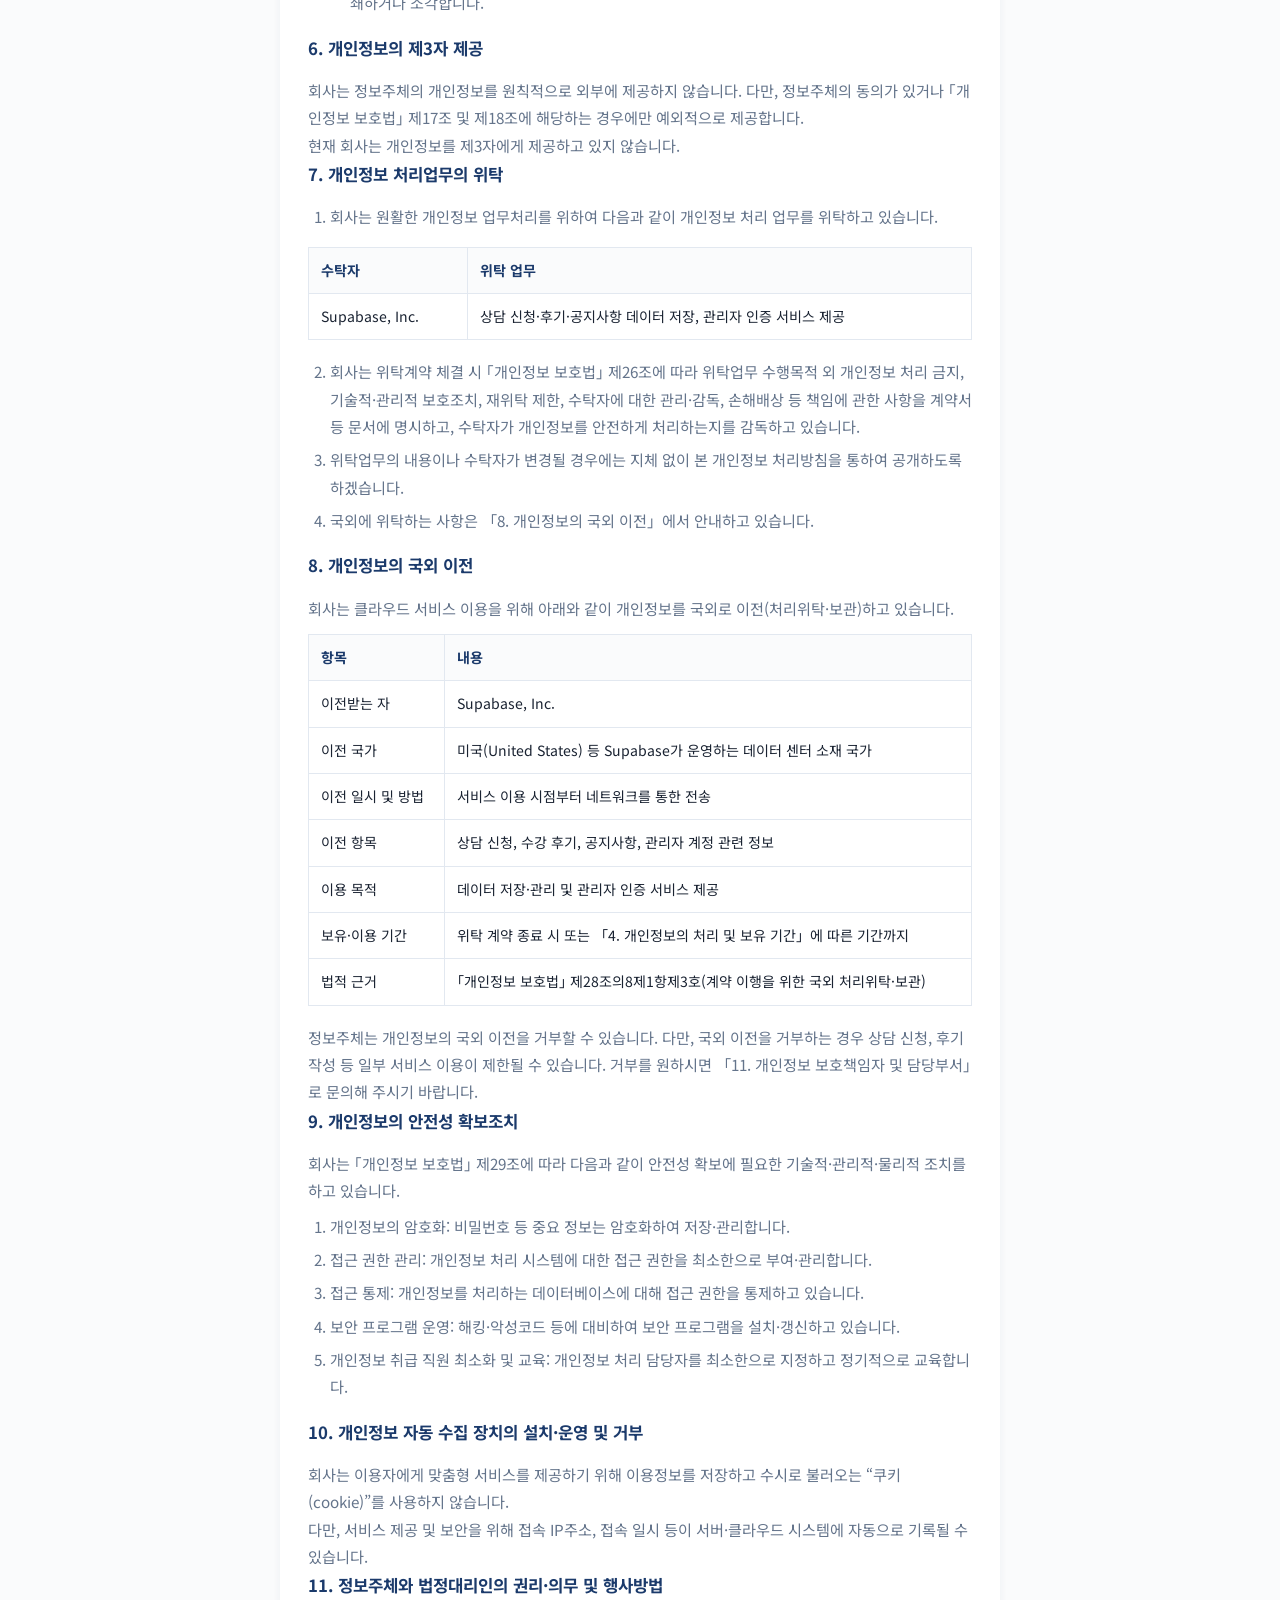
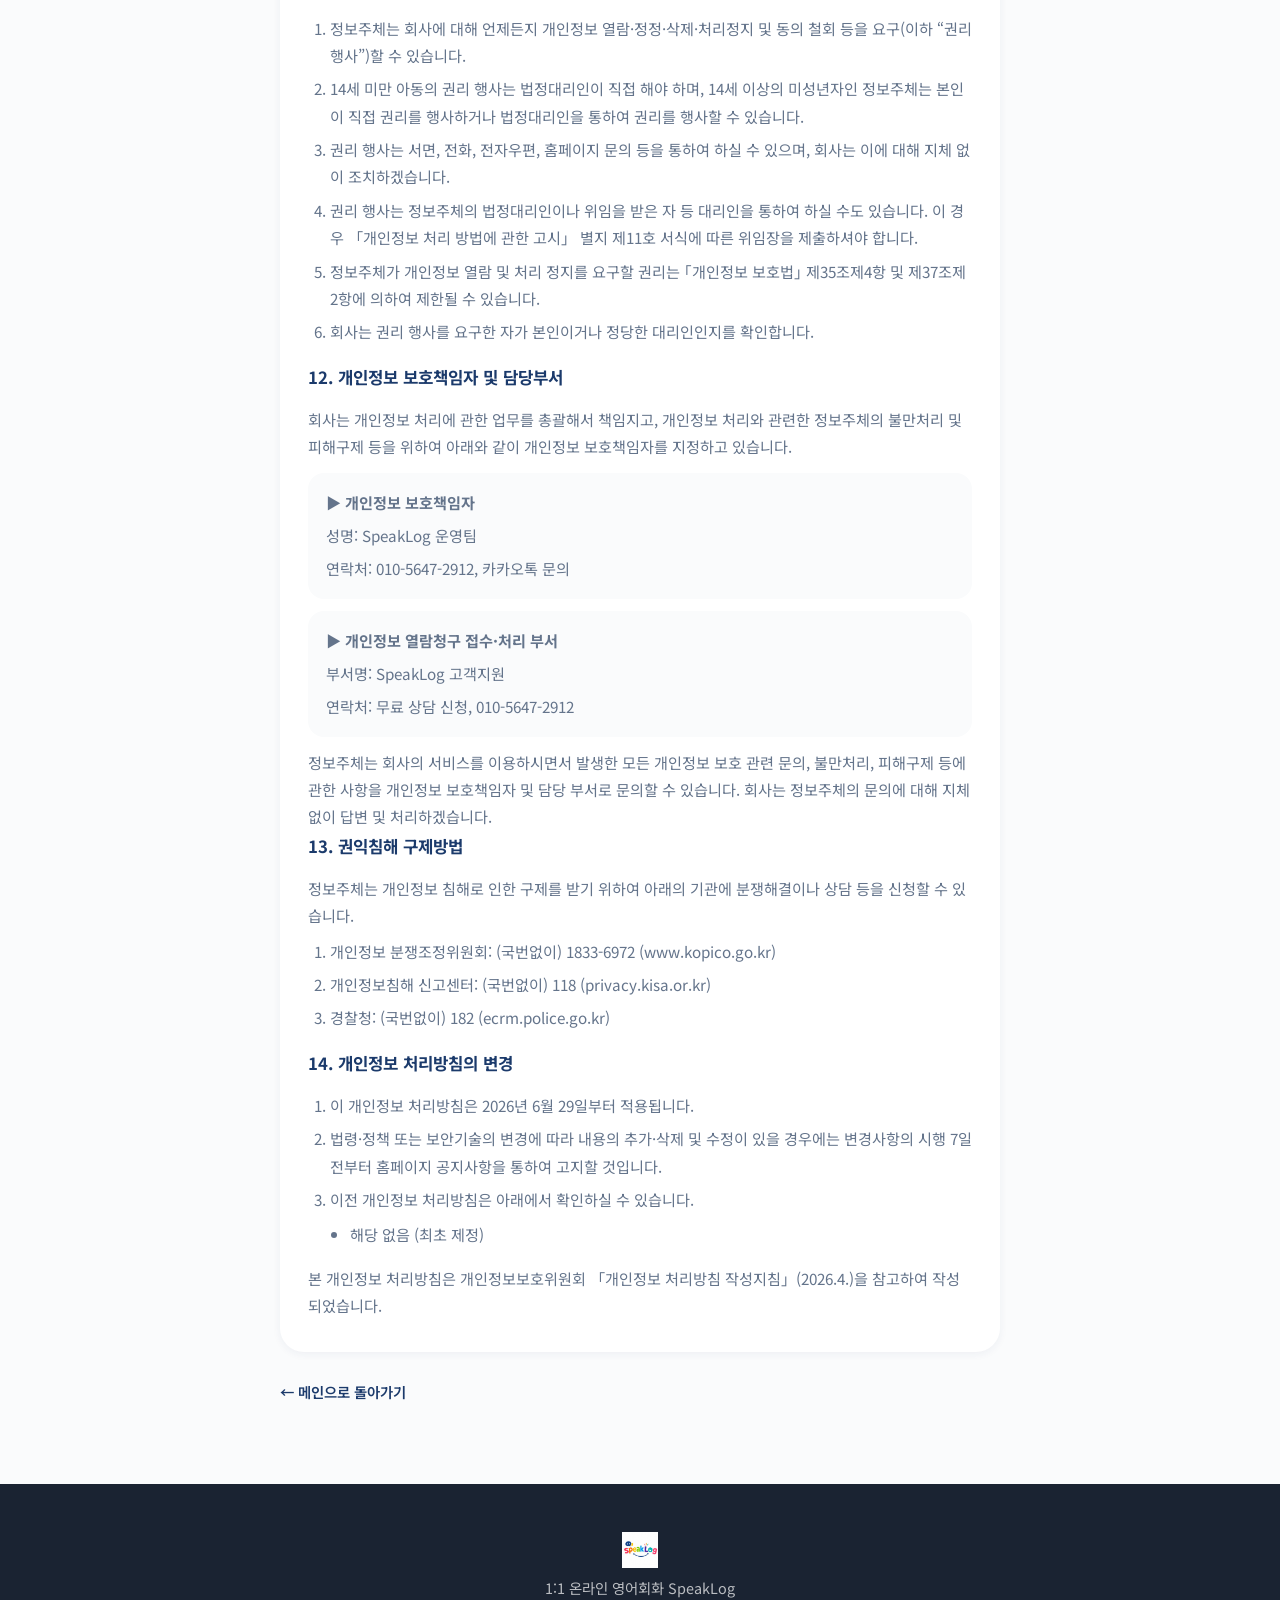
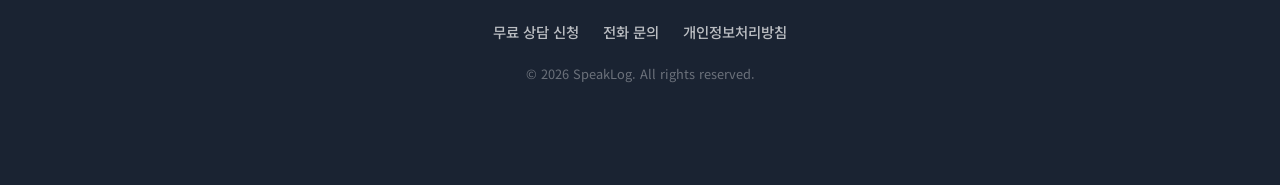
<file: privacy.html>
<!DOCTYPE html>
<html lang="ko">

<head>
  <meta charset="UTF-8">
  <meta name="viewport" content="width=device-width, initial-scale=1.0">
  <title>SpeakLog 개인정보 처리방침</title>
  <meta name="robots" content="noindex, follow">
  <link rel="icon" href="favicon.png" type="image/png">
  <link rel="preconnect" href="https://fonts.googleapis.com">
  <link rel="preconnect" href="https://fonts.gstatic.com" crossorigin>
  <link
    href="https://fonts.googleapis.com/css2?family=Nunito:wght@600;700;800&family=Noto+Sans+KR:wght@400;500;600;700&display=swap"
    rel="stylesheet">
  <link rel="stylesheet" href="css/style.css">
</head>

<body>
  <header class="header scrolled" id="header">
    <div class="nav container">
      <a href="index.html" class="logo">
        <img src="images/logo.png" alt="SpeakLog" width="140" height="48" class="logo-img">
      </a>
    </div>
  </header>

  <main class="legal-page">
    <div class="container container--narrow">
      <header class="legal-header">
        <h1 class="legal-title">SpeakLog 개인정보 처리방침</h1>
        <p class="legal-updated">시행일: 2026년 6월 29일</p>
      </header>

      <article class="legal-content">
        <p class="legal-intro">
          SpeakLog(이하 “회사”라 함)은(는) 정보주체의 자유와 권리 보호를 위해 ｢개인정보 보호법｣ 및 관계 법령이
          정한 바를 준수하여, 적법하게 개인정보를 처리하고 안전하게 관리하고 있습니다. 이에 ｢개인정보 보호법｣
          제30조에 따라 정보주체에게 개인정보의 처리와 보호에 관한 절차 및 기준을 안내하고, 이와 관련한 고충을
          신속하고 원활하게 처리할 수 있도록 하기 위하여 다음과 같이 개인정보 처리방침을 수립·공개합니다.
        </p>

        <nav class="legal-toc" aria-label="목차">
          <p class="legal-toc-title">목차</p>
          <ol>
            <li><a href="#purpose">개인정보의 처리 목적</a></li>
            <li><a href="#items">처리하는 개인정보의 항목</a></li>
            <li><a href="#children">14세 미만 아동의 개인정보 처리에 관한 사항</a></li>
            <li><a href="#retention">개인정보의 처리 및 보유 기간</a></li>
            <li><a href="#destruction">개인정보의 파기 절차 및 방법</a></li>
            <li><a href="#third-party">개인정보의 제3자 제공</a></li>
            <li><a href="#consignment">개인정보 처리업무의 위탁</a></li>
            <li><a href="#overseas">개인정보의 국외 이전</a></li>
            <li><a href="#security">개인정보의 안전성 확보조치</a></li>
            <li><a href="#cookies">개인정보 자동 수집 장치의 설치·운영 및 거부</a></li>
            <li><a href="#rights">정보주체와 법정대리인의 권리·의무 및 행사방법</a></li>
            <li><a href="#officer">개인정보 보호책임자 및 담당부서</a></li>
            <li><a href="#remedy">권익침해 구제방법</a></li>
            <li><a href="#changes">개인정보 처리방침의 변경</a></li>
          </ol>
        </nav>

        <section class="legal-section" id="purpose">
          <h2>1. 개인정보의 처리 목적</h2>
          <p>
            회사는 다음의 목적을 위하여 개인정보를 처리합니다. 처리하고 있는 개인정보는 다음의 목적 이외의
            용도로는 이용되지 않으며, 이용 목적이 변경되는 경우에는 ｢개인정보 보호법｣ 제18조에 따라 별도의
            동의를 받는 등 필요한 조치를 이행할 예정입니다.
          </p>
          <ol class="legal-list">
            <li>
              <strong>무료 상담 신청 접수 및 학습 상담</strong><br>
              상담 신청 의사 확인, 연락 및 상담 안내, 맞춤 학습 플랜 안내, 고충 처리 목적으로 개인정보를
              처리합니다.
            </li>
            <li>
              <strong>1:1 온라인 영어회화 서비스 제공</strong><br>
              수업 안내, 예약·변경·취소 안내, 수강 관리, 요금 안내 및 정산 관련 연락 목적으로 개인정보를
              처리합니다.
            </li>
            <li>
              <strong>수강 후기 운영</strong><br>
              수강 후기 게시, 서비스 품질 개선 및 홍보 목적으로 개인정보를 처리합니다.
            </li>
            <li>
              <strong>홈페이지 운영 및 관리</strong><br>
              공지사항 안내, 서비스 운영, 부정 이용 방지, 민원 처리 목적으로 개인정보를 처리합니다.
            </li>
          </ol>
        </section>

        <section class="legal-section" id="items">
          <h2>2. 처리하는 개인정보의 항목</h2>
          <p>회사는 서비스 제공을 위해 필요 최소한의 범위에서 개인정보를 수집·이용합니다.</p>

          <h3>가. 정보주체의 동의를 받아 처리하는 개인정보 항목</h3>
          <div class="legal-table-wrap">
            <table class="legal-table">
              <thead>
                <tr>
                  <th>구분</th>
                  <th>법적 근거</th>
                  <th>수집 항목</th>
                  <th>수집 방법</th>
                </tr>
              </thead>
              <tbody>
                <tr>
                  <td>무료 상담 신청</td>
                  <td>｢개인정보 보호법｣ 제15조제1항제1호(동의)</td>
                  <td>이름, 연락처, 이메일(선택), 학습 목표(선택), 문의 내용(선택)</td>
                  <td>홈페이지 상담 신청 양식</td>
                </tr>
                <tr>
                  <td>수강 후기 작성</td>
                  <td>｢개인정보 보호법｣ 제15조제1항제1호(동의)</td>
                  <td>이름, 수강 유형(선택), 별점, 후기 내용</td>
                  <td>홈페이지 후기 작성 양식</td>
                </tr>
              </tbody>
            </table>
          </div>

          <h3>나. 관리자 로그인(내부 운영)</h3>
          <p>
            홈페이지 관리 목적으로 관리자 계정에 한하여 이메일, 비밀번호(암호화 저장)를 처리합니다. 일반
            이용자에게 회원가입 기능은 제공하지 않습니다.
          </p>

          <h3>다. 서비스 이용 과정에서 자동으로 생성·수집될 수 있는 항목</h3>
          <p>
            서비스 이용 과정에서 IP주소, 쿠키, 접속 일시, 브라우저 종류, 운영체제 정보, 서비스 이용 기록이
            자동으로 생성되어 수집될 수 있습니다.
          </p>
        </section>

        <section class="legal-section" id="children">
          <h2>3. 14세 미만 아동의 개인정보 처리에 관한 사항</h2>
          <ol class="legal-list">
            <li>
              회사는 14세 미만 아동의 개인정보를 처리하기 위하여 동의가 필요한 경우에는 해당 아동의
              법정대리인으로부터 동의를 받습니다.
            </li>
            <li>
              회사는 14세 미만 아동이 상담 신청 등 서비스를 이용하는 경우, 법정대리인의 연락 가능한 정보 확인
              및 동의 여부를 상담 과정에서 확인할 수 있습니다.
            </li>
            <li>
              14세 미만 아동이 직접 개인정보를 입력하는 경우, 법정대리인이 해당 내용을 확인하고 동의한
              것으로 간주됩니다. 법정대리인은 언제든지 아동의 개인정보에 대한 열람·정정·삭제·처리정지를
              요청할 수 있습니다.
            </li>
          </ol>
        </section>

        <section class="legal-section" id="retention">
          <h2>4. 개인정보의 처리 및 보유 기간</h2>
          <ol class="legal-list">
            <li>
              회사는 법령에 따른 개인정보 보유·이용 기간 또는 정보주체로부터 개인정보를 수집할 때 동의받은
              개인정보 보유·이용 기간 내에서 개인정보를 처리·보유합니다.
            </li>
            <li>각각의 개인정보 처리 및 보유 기간은 다음과 같습니다.
              <ul>
                <li><strong>무료 상담 신청 정보:</strong> 상담 완료 후 1년. 다만, 수강 계약이 체결된 경우 수강 종료 후 3년까지 보관할 수 있습니다.</li>
                <li><strong>수강생 관리 정보:</strong> 수강 종료 후 3년(｢학원의 설립·운영 및 과외교습에 관한 법률 시행규칙｣ 제16조)</li>
                <li><strong>수강 후기:</strong> 게시 기간 동안 보관하며, 삭제 요청 시 지체 없이 파기합니다.</li>
                <li><strong>관리자 계정 정보:</strong> 관리자 권한 종료 시까지</li>
              </ul>
            </li>
            <li>다만, 다음의 사유에 해당하는 경우에는 해당 사유 종료 시까지 보관합니다.
              <ul>
                <li>관계 법령 위반에 따른 수사·조사 등이 진행 중인 경우: 해당 수사·조사 종료 시까지</li>
                <li>서비스 이용에 따른 채권·채무관계가 잔존하는 경우: 해당 채권·채무관계 정산 시까지</li>
              </ul>
            </li>
            <li>관계 법령에 따른 보관 사항은 다음과 같습니다.
              <ul>
                <li>계약 또는 청약철회 등에 관한 기록: 5년(｢전자상거래 등에서의 소비자보호에 관한 법률 시행령｣ 제6조제1항제2호)</li>
                <li>대금결제 및 재화 등의 공급에 관한 기록: 5년(같은 법 시행령 제6조제1항제3호)</li>
                <li>소비자의 불만 또는 분쟁처리에 관한 기록: 3년(같은 법 시행령 제6조제1항제4호)</li>
                <li>표시·광고에 관한 기록: 6개월(같은 법 시행령 제6조제1항제1호)</li>
              </ul>
            </li>
          </ol>
        </section>

        <section class="legal-section" id="destruction">
          <h2>5. 개인정보의 파기 절차 및 방법</h2>
          <ol class="legal-list">
            <li>
              회사는 개인정보 보유기간의 경과, 처리 목적 달성 등 개인정보가 불필요하게 되었을 때에는 지체
              없이 해당 개인정보를 파기합니다.
            </li>
            <li>
              정보주체로부터 동의받은 개인정보 보유기간이 경과하거나 처리 목적이 달성되었음에도 불구하고
              다른 법령에 따라 개인정보를 계속 보존하여야 하는 경우에는, 해당 개인정보를 별도의
              데이터베이스(DB)로 옮기거나 보관장소를 달리하여 보존합니다.
            </li>
            <li>개인정보 파기의 절차 및 방법은 다음과 같습니다.
              <ul>
                <li><strong>파기절차:</strong> 파기 사유가 발생한 개인정보를 선정하고, 개인정보 보호책임자의 승인을 받아 파기합니다.</li>
                <li><strong>파기방법:</strong> 전자적 파일 형태의 정보는 복구·재생이 불가능한 방법으로 영구 삭제하며, 종이 문서는 분쇄하거나 소각합니다.</li>
              </ul>
            </li>
          </ol>
        </section>

        <section class="legal-section" id="third-party">
          <h2>6. 개인정보의 제3자 제공</h2>
          <p>
            회사는 정보주체의 개인정보를 원칙적으로 외부에 제공하지 않습니다. 다만, 정보주체의 동의가 있거나
            ｢개인정보 보호법｣ 제17조 및 제18조에 해당하는 경우에만 예외적으로 제공합니다.
          </p>
          <p>현재 회사는 개인정보를 제3자에게 제공하고 있지 않습니다.</p>
        </section>

        <section class="legal-section" id="consignment">
          <h2>7. 개인정보 처리업무의 위탁</h2>
          <ol class="legal-list">
            <li>회사는 원활한 개인정보 업무처리를 위하여 다음과 같이 개인정보 처리 업무를 위탁하고 있습니다.</li>
          </ol>
          <div class="legal-table-wrap">
            <table class="legal-table">
              <thead>
                <tr>
                  <th>수탁자</th>
                  <th>위탁 업무</th>
                </tr>
              </thead>
              <tbody>
                <tr>
                  <td>Supabase, Inc.</td>
                  <td>상담 신청·후기·공지사항 데이터 저장, 관리자 인증 서비스 제공</td>
                </tr>
              </tbody>
            </table>
          </div>
          <ol class="legal-list" start="2">
            <li>
              회사는 위탁계약 체결 시 ｢개인정보 보호법｣ 제26조에 따라 위탁업무 수행목적 외 개인정보 처리
              금지, 기술적·관리적 보호조치, 재위탁 제한, 수탁자에 대한 관리·감독, 손해배상 등 책임에 관한
              사항을 계약서 등 문서에 명시하고, 수탁자가 개인정보를 안전하게 처리하는지를 감독하고
              있습니다.
            </li>
            <li>
              위탁업무의 내용이나 수탁자가 변경될 경우에는 지체 없이 본 개인정보 처리방침을 통하여
              공개하도록 하겠습니다.
            </li>
            <li>국외에 위탁하는 사항은 「8. 개인정보의 국외 이전」에서 안내하고 있습니다.</li>
          </ol>
        </section>

        <section class="legal-section" id="overseas">
          <h2>8. 개인정보의 국외 이전</h2>
          <p>
            회사는 클라우드 서비스 이용을 위해 아래와 같이 개인정보를 국외로 이전(처리위탁·보관)하고
            있습니다.
          </p>
          <div class="legal-table-wrap">
            <table class="legal-table">
              <thead>
                <tr>
                  <th>항목</th>
                  <th>내용</th>
                </tr>
              </thead>
              <tbody>
                <tr>
                  <td>이전받는 자</td>
                  <td>Supabase, Inc.</td>
                </tr>
                <tr>
                  <td>이전 국가</td>
                  <td>미국(United States) 등 Supabase가 운영하는 데이터 센터 소재 국가</td>
                </tr>
                <tr>
                  <td>이전 일시 및 방법</td>
                  <td>서비스 이용 시점부터 네트워크를 통한 전송</td>
                </tr>
                <tr>
                  <td>이전 항목</td>
                  <td>상담 신청, 수강 후기, 공지사항, 관리자 계정 관련 정보</td>
                </tr>
                <tr>
                  <td>이용 목적</td>
                  <td>데이터 저장·관리 및 관리자 인증 서비스 제공</td>
                </tr>
                <tr>
                  <td>보유·이용 기간</td>
                  <td>위탁 계약 종료 시 또는 「4. 개인정보의 처리 및 보유 기간」에 따른 기간까지</td>
                </tr>
                <tr>
                  <td>법적 근거</td>
                  <td>｢개인정보 보호법｣ 제28조의8제1항제3호(계약 이행을 위한 국외 처리위탁·보관)</td>
                </tr>
              </tbody>
            </table>
          </div>
          <p>
            정보주체는 개인정보의 국외 이전을 거부할 수 있습니다. 다만, 국외 이전을 거부하는 경우 상담 신청,
            후기 작성 등 일부 서비스 이용이 제한될 수 있습니다. 거부를 원하시면 「11. 개인정보 보호책임자 및
            담당부서」로 문의해 주시기 바랍니다.
          </p>
        </section>

        <section class="legal-section" id="security">
          <h2>9. 개인정보의 안전성 확보조치</h2>
          <p>회사는 ｢개인정보 보호법｣ 제29조에 따라 다음과 같이 안전성 확보에 필요한 기술적·관리적·물리적 조치를 하고 있습니다.</p>
          <ol class="legal-list">
            <li>개인정보의 암호화: 비밀번호 등 중요 정보는 암호화하여 저장·관리합니다.</li>
            <li>접근 권한 관리: 개인정보 처리 시스템에 대한 접근 권한을 최소한으로 부여·관리합니다.</li>
            <li>접근 통제: 개인정보를 처리하는 데이터베이스에 대해 접근 권한을 통제하고 있습니다.</li>
            <li>보안 프로그램 운영: 해킹·악성코드 등에 대비하여 보안 프로그램을 설치·갱신하고 있습니다.</li>
            <li>개인정보 취급 직원 최소화 및 교육: 개인정보 처리 담당자를 최소한으로 지정하고 정기적으로 교육합니다.</li>
          </ol>
        </section>

        <section class="legal-section" id="cookies">
          <h2>10. 개인정보 자동 수집 장치의 설치·운영 및 거부</h2>
          <p>
            회사는 이용자에게 맞춤형 서비스를 제공하기 위해 이용정보를 저장하고 수시로 불러오는
            “쿠키(cookie)”를 사용하지 않습니다.
          </p>
          <p>
            다만, 서비스 제공 및 보안을 위해 접속 IP주소, 접속 일시 등이 서버·클라우드 시스템에 자동으로
            기록될 수 있습니다.
          </p>
        </section>

        <section class="legal-section" id="rights">
          <h2>11. 정보주체와 법정대리인의 권리·의무 및 행사방법</h2>
          <ol class="legal-list">
            <li>
              정보주체는 회사에 대해 언제든지 개인정보 열람·정정·삭제·처리정지 및 동의 철회 등을 요구(이하
              “권리 행사”)할 수 있습니다.
            </li>
            <li>
              14세 미만 아동의 권리 행사는 법정대리인이 직접 해야 하며, 14세 이상의 미성년자인 정보주체는
              본인이 직접 권리를 행사하거나 법정대리인을 통하여 권리를 행사할 수 있습니다.
            </li>
            <li>
              권리 행사는 서면, 전화, 전자우편, 홈페이지 문의 등을 통하여 하실 수 있으며, 회사는 이에 대해
              지체 없이 조치하겠습니다.
            </li>
            <li>
              권리 행사는 정보주체의 법정대리인이나 위임을 받은 자 등 대리인을 통하여 하실 수도 있습니다.
              이 경우 「개인정보 처리 방법에 관한 고시」 별지 제11호 서식에 따른 위임장을 제출하셔야
              합니다.
            </li>
            <li>
              정보주체가 개인정보 열람 및 처리 정지를 요구할 권리는 ｢개인정보 보호법｣ 제35조제4항 및
              제37조제2항에 의하여 제한될 수 있습니다.
            </li>
            <li>회사는 권리 행사를 요구한 자가 본인이거나 정당한 대리인인지를 확인합니다.</li>
          </ol>
        </section>

        <section class="legal-section" id="officer">
          <h2>12. 개인정보 보호책임자 및 담당부서</h2>
          <p>
            회사는 개인정보 처리에 관한 업무를 총괄해서 책임지고, 개인정보 처리와 관련한 정보주체의
            불만처리 및 피해구제 등을 위하여 아래와 같이 개인정보 보호책임자를 지정하고 있습니다.
          </p>
          <div class="legal-contact-box">
            <p><strong>▶ 개인정보 보호책임자</strong></p>
            <p>성명: SpeakLog 운영팀</p>
            <p>연락처: <a href="#" id="privacy-phone-link">전화 문의</a>, <a href="#" id="privacy-kakao-link" target="_blank" rel="noopener noreferrer">카카오톡 문의</a></p>
          </div>
          <div class="legal-contact-box">
            <p><strong>▶ 개인정보 열람청구 접수·처리 부서</strong></p>
            <p>부서명: SpeakLog 고객지원</p>
            <p>연락처: <a href="index.html#contact">무료 상담 신청</a>, <a href="#" id="privacy-phone-link-2">전화 문의</a></p>
          </div>
          <p>
            정보주체는 회사의 서비스를 이용하시면서 발생한 모든 개인정보 보호 관련 문의, 불만처리, 피해구제
            등에 관한 사항을 개인정보 보호책임자 및 담당 부서로 문의할 수 있습니다. 회사는 정보주체의 문의에
            대해 지체 없이 답변 및 처리하겠습니다.
          </p>
        </section>

        <section class="legal-section" id="remedy">
          <h2>13. 권익침해 구제방법</h2>
          <p>
            정보주체는 개인정보 침해로 인한 구제를 받기 위하여 아래의 기관에 분쟁해결이나 상담 등을 신청할
            수 있습니다.
          </p>
          <ol class="legal-list">
            <li>개인정보 분쟁조정위원회: (국번없이) 1833-6972 (<a href="https://www.kopico.go.kr" target="_blank" rel="noopener noreferrer">www.kopico.go.kr</a>)</li>
            <li>개인정보침해 신고센터: (국번없이) 118 (<a href="https://privacy.kisa.or.kr" target="_blank" rel="noopener noreferrer">privacy.kisa.or.kr</a>)</li>
            <li>경찰청: (국번없이) 182 (<a href="https://ecrm.police.go.kr" target="_blank" rel="noopener noreferrer">ecrm.police.go.kr</a>)</li>
          </ol>
        </section>

        <section class="legal-section" id="changes">
          <h2>14. 개인정보 처리방침의 변경</h2>
          <ol class="legal-list">
            <li>이 개인정보 처리방침은 2026년 6월 29일부터 적용됩니다.</li>
            <li>
              법령·정책 또는 보안기술의 변경에 따라 내용의 추가·삭제 및 수정이 있을 경우에는 변경사항의
              시행 7일 전부터 홈페이지 공지사항을 통하여 고지할 것입니다.
            </li>
            <li>이전 개인정보 처리방침은 아래에서 확인하실 수 있습니다.
              <ul>
                <li>해당 없음 (최초 제정)</li>
              </ul>
            </li>
          </ol>
        </section>

        <p class="legal-note">
          본 개인정보 처리방침은 개인정보보호위원회 「개인정보 처리방침 작성지침」(2026.4.)을 참고하여
          작성되었습니다.
        </p>
      </article>

      <a href="index.html" class="legal-back">← 메인으로 돌아가기</a>
    </div>
  </main>

  <footer class="footer">
    <div class="container footer-inner">
      <div class="footer-brand">
        <img src="images/logo.png" alt="SpeakLog" width="120" height="42" class="footer-logo">
        <p>1:1 온라인 영어회화 SpeakLog</p>
      </div>
      <div class="footer-links">
        <a href="index.html#contact">무료 상담 신청</a>
        <a href="#" id="privacy-footer-phone">전화 문의</a>
        <a href="privacy.html">개인정보처리방침</a>
      </div>
      <p class="footer-copy">&copy; 2026 SpeakLog. All rights reserved.</p>
    </div>
  </footer>

  <script src="js/data.js"></script>
  <script>
    (function () {
      const { phone, phoneDisplay, kakaoUrl } = SpeakLogData.site;
      const tel = "tel:" + phone.replace(/-/g, "");

      document.querySelectorAll("#privacy-phone-link, #privacy-phone-link-2, #privacy-footer-phone").forEach((el) => {
        el.href = tel;
        if (el.id === "privacy-footer-phone") {
          el.textContent = "전화 문의";
        } else {
          el.textContent = phoneDisplay;
        }
      });

      const kakaoLink = document.getElementById("privacy-kakao-link");
      if (kakaoLink) kakaoLink.href = kakaoUrl;
    })();
  </script>
</body>

</html>
</file>
<file: css/style.css>
*,
*::before,
*::after {
  box-sizing: border-box;
  margin: 0;
  padding: 0;
}

:root {
  --navy: #1b3a6b;
  --navy-light: #2d5a9e;
  --navy-soft: #eef4ff;
  --pink: #ff6b9d;
  --pink-soft: #fff0f5;
  --orange: #ff8c42;
  --orange-soft: #fff4eb;
  --yellow: #ffd93d;
  --yellow-soft: #fffbeb;
  --sky: #5bc0eb;
  --sky-soft: #eef9ff;
  --purple: #8b5cf6;
  --purple-soft: #f3eeff;
  --teal: #26a69a;
  --teal-soft: #e8f8f6;
  --kakao: #fee500;
  --kakao-text: #3c1e1e;
  --white: #ffffff;
  --off-white: #fafbfc;
  --surface: #f4f6f9;
  --text: #1a2332;
  --text-muted: #64748b;
  --text-light: #94a3b8;
  --border: #e2e8f0;
  --border-light: #f1f5f9;
  --shadow-sm: 0 2px 8px rgba(27, 58, 107, 0.06);
  --shadow: 0 8px 32px rgba(27, 58, 107, 0.08);
  --shadow-lg: 0 20px 60px rgba(27, 58, 107, 0.12);
  --shadow-card: 0 4px 24px rgba(27, 58, 107, 0.07);
  --radius: 16px;
  --radius-lg: 24px;
  --radius-xl: 32px;
  --radius-full: 9999px;
  --font-display: "Nunito", "Noto Sans KR", sans-serif;
  --font-sans: "Noto Sans KR", -apple-system, BlinkMacSystemFont, sans-serif;
  --transition: 0.25s cubic-bezier(0.4, 0, 0.2, 1);
  --header-h: 72px;
}

html { scroll-behavior: smooth; }

body {
  font-family: var(--font-sans);
  font-weight: 400;
  color: var(--text);
  background: var(--white);
  line-height: 1.65;
  -webkit-font-smoothing: antialiased;
  overflow-x: hidden;
}

body.nav-open { overflow: hidden; }

.nav-overlay {
  display: none;
}

.nav-links {
  display: flex;
  align-items: center;
  gap: 8px;
  margin-left: auto;
}

.nav-links a {
  font-size: 0.9rem;
  font-weight: 500;
  color: var(--text-muted);
  padding: 8px 14px;
  border-radius: var(--radius-full);
  transition: color var(--transition), background var(--transition);
}

.nav-links a:hover { color: var(--navy); background: var(--navy-soft); }

.nav-cta {
  background: var(--navy) !important;
  color: var(--white) !important;
  font-weight: 600 !important;
}

.nav-cta:hover {
  background: var(--navy-light) !important;
  color: var(--white) !important;
}

.nav-toggle {
  display: none;
  flex-direction: column;
  justify-content: center;
  gap: 5px;
  width: 40px;
  height: 40px;
  background: none;
  border: none;
  cursor: pointer;
  padding: 8px;
  border-radius: var(--radius);
}

.nav-toggle span {
  display: block;
  width: 100%;
  height: 2px;
  background: var(--navy);
  border-radius: 2px;
  transition: transform var(--transition), opacity var(--transition);
}

a { color: inherit; text-decoration: none; }
ul { list-style: none; }
img { max-width: 100%; display: block; height: auto; }

.container { max-width: 1140px; margin: 0 auto; padding: 0 20px; }
.container--narrow { max-width: 760px; }

.header {
  position: fixed;
  top: 0; left: 0; right: 0;
  z-index: 100;
  height: var(--header-h);
  background: rgba(255, 255, 255, 0.96);
  backdrop-filter: blur(16px);
  -webkit-backdrop-filter: blur(16px);
  border-bottom: 1px solid transparent;
  transition: border-color var(--transition), box-shadow var(--transition);
}

.header.scrolled {
  border-color: var(--border-light);
  box-shadow: var(--shadow-sm);
}

.nav {
  display: flex;
  align-items: center;
  justify-content: space-between;
  height: 100%;
}

.logo-img { height: 40px; width: auto; }

.btn {
  display: inline-flex;
  align-items: center;
  justify-content: center;
  gap: 8px;
  font-family: var(--font-sans);
  font-size: 0.95rem;
  font-weight: 600;
  padding: 14px 28px;
  border-radius: var(--radius-full);
  border: 2px solid transparent;
  cursor: pointer;
  transition: transform var(--transition), box-shadow var(--transition), background var(--transition), color var(--transition);
  white-space: nowrap;
}

.btn:hover { transform: translateY(-2px); }
.btn:active { transform: translateY(0); }

.btn-primary {
  background: var(--navy);
  color: var(--white);
  box-shadow: 0 4px 16px rgba(27, 58, 107, 0.25);
}

.btn-primary:hover {
  background: var(--navy-light);
  box-shadow: 0 8px 24px rgba(27, 58, 107, 0.3);
}

.btn-outline {
  background: var(--white);
  color: var(--navy);
  border-color: var(--border);
}

.btn-outline:hover { border-color: var(--navy); background: var(--navy-soft); }

.btn-kakao {
  background: var(--kakao);
  color: var(--kakao-text);
  box-shadow: 0 4px 16px rgba(254, 229, 0, 0.35);
}

.btn-kakao:hover {
  background: #fdd835;
  box-shadow: 0 8px 24px rgba(254, 229, 0, 0.45);
}

.btn-kakao--outline {
  background: var(--white);
  border: 2px solid var(--kakao);
  box-shadow: none;
}

.btn-kakao--outline:hover { background: #fffde7; }
.btn-lg { padding: 16px 36px; font-size: 1rem; }
.btn-sm { padding: 10px 18px; font-size: 0.85rem; }
.btn-block { width: 100%; }

.hero {
  position: relative;
  min-height: 100vh;
  min-height: 100dvh;
  display: flex;
  align-items: center;
  padding: calc(var(--header-h) + 48px) 0 80px;
  overflow: hidden;
}

.hero-bg { position: absolute; inset: 0; pointer-events: none; }

.hero-bg-image {
  position: absolute;
  inset: 0;
  background-image: url("../images/hero-bg.jpg");
  background-size: cover;
  background-position: center;
  background-repeat: no-repeat;
  transform: scale(1.02);
}

.hero-bg-overlay {
  position: absolute;
  inset: 0;
  background:
    linear-gradient(180deg, rgba(255, 255, 255, 0.72) 0%, rgba(255, 255, 255, 0.62) 50%, rgba(238, 244, 255, 0.66) 100%),
    linear-gradient(135deg, rgba(255, 240, 245, 0.22) 0%, transparent 55%, rgba(238, 249, 255, 0.18) 100%);
}

.hero-inner {
  display: flex;
  flex-direction: column;
  align-items: center;
  text-align: center;
  position: relative;
  z-index: 1;
  max-width: 720px;
  margin: 0 auto;
}

.hero-content {
  position: relative;
  z-index: 1;
}

.hero-badge {
  display: inline-flex;
  align-items: center;
  gap: 8px;
  font-size: 0.85rem;
  font-weight: 600;
  color: var(--navy);
  background: rgba(255, 255, 255, 0.85);
  backdrop-filter: blur(8px);
  padding: 8px 16px;
  border-radius: var(--radius-full);
  margin-bottom: 24px;
  border: 1px solid rgba(255, 255, 255, 0.6);
  box-shadow: var(--shadow-sm);
}

.hero-badge-dot {
  width: 8px;
  height: 8px;
  background: var(--teal);
  border-radius: 50%;
  animation: pulse 2s infinite;
}

@keyframes pulse {
  0%, 100% { opacity: 1; transform: scale(1); }
  50% { opacity: 0.6; transform: scale(0.85); }
}

.hero-title {
  font-family: var(--font-display);
  font-size: clamp(2rem, 5vw, 3.25rem);
  font-weight: 800;
  line-height: 1.25;
  color: var(--text);
  margin-bottom: 20px;
  letter-spacing: -0.02em;
  text-shadow: 0 2px 24px rgba(255, 255, 255, 0.95);
}

.hero-title-accent { color: var(--navy); }

.hero-desc {
  font-size: clamp(1rem, 2vw, 1.15rem);
  color: var(--text);
  margin-bottom: 32px;
  line-height: 1.7;
  text-shadow: 0 1px 16px rgba(255, 255, 255, 0.9);
}

.hero-actions { display: flex; flex-wrap: wrap; gap: 12px; justify-content: center; }

.section { padding: 96px 0; }
.section--about { background: var(--off-white); }
.section--process { background: linear-gradient(180deg, var(--off-white) 0%, var(--white) 100%); }
.section--pricing { background: var(--navy-soft); }
.section--faq { background: var(--off-white); }
.section--contact {
  background: linear-gradient(160deg, var(--navy) 0%, var(--navy-light) 100%);
  padding-bottom: 120px;
}

.section-header { text-align: center; margin-bottom: 56px; }

.section-label {
  display: inline-block;
  font-family: var(--font-display);
  font-size: 0.8rem;
  font-weight: 700;
  letter-spacing: 0.08em;
  text-transform: uppercase;
  color: var(--pink);
  margin-bottom: 12px;
}

.section-label--light { color: var(--yellow); }

.section-title {
  font-family: var(--font-display);
  font-size: clamp(1.75rem, 4vw, 2.25rem);
  font-weight: 800;
  color: var(--text);
  margin-bottom: 12px;
  letter-spacing: -0.02em;
}

.section-title--light { color: var(--white); }

.section-desc {
  font-size: 1.05rem;
  color: var(--text-muted);
  max-width: 520px;
  margin: 0 auto;
}

.section-desc--light { color: rgba(255, 255, 255, 0.85); }

.section-cta {
  display: flex;
  flex-wrap: wrap;
  justify-content: center;
  gap: 12px;
  margin-top: 48px;
}

.section-cta--center { flex-direction: column; align-items: center; }

.feature-grid { display: grid; grid-template-columns: repeat(4, 1fr); gap: 20px; }

.feature-card {
  background: var(--white);
  border-radius: var(--radius-lg);
  padding: 28px 24px;
  box-shadow: var(--shadow-card);
  border: 1px solid var(--border-light);
  transition: transform var(--transition), box-shadow var(--transition);
}

.feature-card:hover { transform: translateY(-4px); box-shadow: var(--shadow); }

.feature-icon {
  width: 52px;
  height: 52px;
  border-radius: var(--radius);
  display: flex;
  align-items: center;
  justify-content: center;
  margin-bottom: 16px;
}

.feature-icon svg { width: 26px; height: 26px; }
.feature-card--navy .feature-icon { background: var(--navy-soft); color: var(--navy); }
.feature-card--pink .feature-icon { background: var(--pink-soft); color: var(--pink); }
.feature-card--orange .feature-icon { background: var(--orange-soft); color: var(--orange); }
.feature-card--sky .feature-icon { background: var(--sky-soft); color: var(--sky); }

.feature-title { font-size: 1.05rem; font-weight: 700; color: var(--text); margin-bottom: 8px; }
.feature-desc { font-size: 0.9rem; color: var(--text-muted); line-height: 1.6; }

.audience-grid { display: grid; grid-template-columns: repeat(6, 1fr); gap: 16px; }

.audience-item {
  display: flex;
  flex-direction: column;
  align-items: center;
  gap: 12px;
  padding: 28px 16px;
  background: var(--off-white);
  border-radius: var(--radius-lg);
  border: 2px solid transparent;
  transition: transform var(--transition), border-color var(--transition), background var(--transition);
}

.audience-item:hover {
  transform: translateY(-4px);
  background: var(--white);
  box-shadow: var(--shadow-card);
}

.audience-icon {
  width: 56px;
  height: 56px;
  border-radius: 50%;
  display: flex;
  align-items: center;
  justify-content: center;
}

.audience-icon svg { width: 26px; height: 26px; }
.audience-item--navy .audience-icon { background: var(--navy-soft); color: var(--navy); }
.audience-item--purple .audience-icon { background: var(--purple-soft); color: var(--purple); }
.audience-item--pink .audience-icon { background: var(--pink-soft); color: var(--pink); }
.audience-item--orange .audience-icon { background: var(--orange-soft); color: var(--orange); }
.audience-item--teal .audience-icon { background: var(--teal-soft); color: var(--teal); }
.audience-item--sky .audience-icon { background: var(--sky-soft); color: var(--sky); }
.audience-label { font-size: 0.95rem; font-weight: 600; color: var(--text); text-align: center; }

.timeline { max-width: 480px; margin: 0 auto; }
.timeline-item { display: flex; flex-direction: column; align-items: center; text-align: center; }

.timeline-marker {
  width: 64px;
  height: 64px;
  border-radius: 50%;
  background: var(--navy);
  display: flex;
  align-items: center;
  justify-content: center;
  box-shadow: 0 4px 20px rgba(27, 58, 107, 0.25);
  margin-bottom: 16px;
}

.timeline-step { font-family: var(--font-display); font-size: 1.25rem; font-weight: 800; color: var(--white); }
.timeline-content { margin-bottom: 8px; }
.timeline-title { font-size: 1.2rem; font-weight: 700; color: var(--text); margin-bottom: 4px; }
.timeline-desc { font-size: 0.9rem; color: var(--text-muted); }
.timeline-connector { padding: 12px 0 20px; color: var(--navy); font-size: 1.5rem; opacity: 0.4; }

.event-banner { display: inline-flex; flex-direction: column; align-items: center; gap: 8px; margin-top: 8px; }

.event-badge {
  display: inline-block;
  background: linear-gradient(135deg, var(--pink), var(--orange));
  color: var(--white);
  font-size: 0.85rem;
  font-weight: 700;
  padding: 6px 20px;
  border-radius: var(--radius-full);
  animation: shimmer 3s ease-in-out infinite;
}

@keyframes shimmer {
  0%, 100% { box-shadow: 0 0 0 0 rgba(255, 107, 157, 0.4); }
  50% { box-shadow: 0 0 20px 4px rgba(255, 107, 157, 0.3); }
}

.event-text { font-size: 1rem; color: var(--navy); font-weight: 500; }

.pricing-grid { display: grid; grid-template-columns: repeat(3, 1fr); gap: 24px; align-items: stretch; }

.pricing-card {
  position: relative;
  background: var(--white);
  border-radius: var(--radius-lg);
  padding: 36px 28px;
  text-align: center;
  border: 2px solid var(--border-light);
  box-shadow: var(--shadow-card);
  transition: transform var(--transition), box-shadow var(--transition);
  display: flex;
  flex-direction: column;
}

.pricing-card:hover { transform: translateY(-6px); box-shadow: var(--shadow); }

.pricing-card--featured {
  border-color: var(--navy);
  box-shadow: var(--shadow-lg);
  transform: scale(1.04);
  z-index: 1;
}

.pricing-card--featured:hover { transform: scale(1.04) translateY(-6px); }

.pricing-badge {
  position: absolute;
  top: -12px;
  left: 50%;
  transform: translateX(-50%);
  background: var(--navy);
  color: var(--white);
  font-size: 0.75rem;
  font-weight: 700;
  padding: 4px 16px;
  border-radius: var(--radius-full);
}

.pricing-frequency { font-size: 1.1rem; font-weight: 600; color: var(--text-muted); margin-bottom: 12px; margin-top: 8px; }
.pricing-price { margin-bottom: 12px; }

.pricing-regular {
  display: block;
  font-size: 1rem;
  color: var(--text-light);
  text-decoration: line-through;
  font-weight: 500;
  margin-bottom: 4px;
}

.pricing-sale-label {
  display: block;
  font-size: 0.8rem;
  font-weight: 700;
  color: var(--pink);
  margin-bottom: 4px;
  letter-spacing: 0.02em;
}

.pricing-amount {
  font-family: var(--font-display);
  font-size: 2.5rem;
  font-weight: 800;
  color: var(--navy);
  letter-spacing: -0.02em;
}

.pricing-period { font-size: 1rem; color: var(--text-muted); font-weight: 500; }
.pricing-desc { font-size: 0.9rem; color: var(--text-muted); margin-bottom: 24px; flex: 1; }
.pricing-note { text-align: center; font-size: 0.85rem; color: var(--text-light); margin-top: 32px; }

.reviews-wrapper {
  display: grid;
  grid-template-columns: 1fr 340px;
  gap: 32px;
  align-items: start;
}

.reviews-grid {
  display: grid;
  gap: 16px;
  grid-template-columns: repeat(auto-fill, minmax(260px, 1fr));
}

.review-write {
  background: var(--off-white);
  border: 1px solid var(--border-light);
  border-radius: var(--radius-lg);
  padding: 28px;
  position: sticky;
  top: calc(var(--header-h) + 24px);
}

.review-write-title {
  font-size: 1.15rem;
  font-weight: 700;
  color: var(--text);
  margin-bottom: 6px;
}

.review-write-desc {
  font-size: 0.9rem;
  color: var(--text-muted);
  margin-bottom: 20px;
}

.review-form .form-group { margin-bottom: 16px; }

.review-form .form-label {
  display: block;
  font-size: 0.9rem;
  font-weight: 600;
  color: var(--text);
  margin-bottom: 8px;
}

.star-rating {
  display: flex;
  gap: 4px;
}

.star-btn {
  width: 40px;
  height: 40px;
  border: none;
  background: var(--white);
  border-radius: var(--radius);
  font-size: 1.35rem;
  color: var(--border);
  cursor: pointer;
  transition: color var(--transition), transform var(--transition);
}

.star-btn:hover,
.star-btn.is-active {
  color: var(--yellow);
  transform: scale(1.08);
}

.review-placeholder {
  grid-column: 1 / -1;
  background: var(--off-white);
  border: 2px dashed var(--border);
  border-radius: var(--radius-lg);
  padding: 64px 32px;
  text-align: center;
}

.review-placeholder-icon { width: 64px; height: 64px; margin: 0 auto 20px; color: var(--text-light); }
.review-placeholder-icon svg { width: 100%; height: 100%; }
.review-placeholder-title { font-family: var(--font-display); font-size: 1.5rem; font-weight: 800; color: var(--text-muted); margin-bottom: 8px; }
.review-placeholder-desc { font-size: 0.95rem; color: var(--text-light); }

.review-card { background: var(--off-white); border-radius: var(--radius-lg); padding: 28px; border: 1px solid var(--border-light); }
.review-stars { color: var(--yellow); font-size: 1.1rem; margin-bottom: 12px; letter-spacing: 2px; }
.review-text { font-size: 0.95rem; color: var(--text); line-height: 1.7; margin-bottom: 16px; }
.review-author strong { display: block; font-weight: 600; }
.review-author span { font-size: 0.85rem; color: var(--text-muted); }

.faq-list { display: flex; flex-direction: column; gap: 12px; }

.faq-item {
  background: var(--white);
  border-radius: var(--radius);
  border: 1px solid var(--border-light);
  overflow: hidden;
  transition: box-shadow var(--transition);
}

.faq-item.is-open { box-shadow: var(--shadow-card); border-color: var(--navy-soft); }

.faq-question {
  width: 100%;
  display: flex;
  align-items: center;
  justify-content: space-between;
  gap: 16px;
  padding: 20px 24px;
  background: none;
  border: none;
  cursor: pointer;
  font-family: var(--font-sans);
  font-size: 1rem;
  font-weight: 600;
  color: var(--text);
  text-align: left;
  transition: color var(--transition);
}

.faq-question:hover { color: var(--navy); }
.faq-chevron { width: 20px; height: 20px; flex-shrink: 0; color: var(--text-muted); transition: transform var(--transition); }
.faq-item.is-open .faq-chevron { transform: rotate(180deg); color: var(--navy); }
.faq-answer { max-height: 0; overflow: hidden; transition: max-height 0.35s ease; }
.faq-item.is-open .faq-answer { max-height: 300px; }
.faq-answer p { padding: 0 24px 20px; font-size: 0.95rem; color: var(--text-muted); line-height: 1.7; }
.faq-more { font-size: 0.95rem; color: var(--text-muted); margin-bottom: 4px; }

.contact-grid { display: grid; grid-template-columns: 1.2fr 0.8fr; gap: 32px; align-items: start; }

.contact-form {
  background: var(--white);
  border-radius: var(--radius-lg);
  padding: 36px;
  box-shadow: var(--shadow-lg);
}

.form-row { display: grid; grid-template-columns: 1fr 1fr; gap: 16px; }
.form-group { margin-bottom: 20px; }
.form-group label { display: block; font-size: 0.9rem; font-weight: 600; color: var(--text); margin-bottom: 8px; }
.required { color: var(--pink); }

.form-group input,
.form-group select,
.form-group textarea {
  width: 100%;
  font-family: var(--font-sans);
  font-size: 0.95rem;
  padding: 12px 16px;
  border: 2px solid var(--border);
  border-radius: var(--radius);
  background: var(--off-white);
  color: var(--text);
  transition: border-color var(--transition), background var(--transition);
}

.form-group input:focus,
.form-group select:focus,
.form-group textarea:focus {
  outline: none;
  border-color: var(--navy);
  background: var(--white);
}

.form-group textarea { resize: vertical; min-height: 100px; }
.form-group--checkbox { margin-bottom: 24px; }

.checkbox-label {
  display: flex;
  align-items: flex-start;
  gap: 10px;
  font-size: 0.9rem;
  color: var(--text-muted);
  cursor: pointer;
}

.checkbox-label input { width: 18px; height: 18px; margin-top: 2px; accent-color: var(--navy); flex-shrink: 0; }
.form-note { text-align: center; font-size: 0.9rem; margin-top: 16px; min-height: 1.4em; }
.form-note--success { color: var(--teal); font-weight: 600; }
.form-note--error { color: #ef4444; font-weight: 500; }

.contact-aside { display: flex; flex-direction: column; gap: 16px; }

.contact-card {
  display: flex;
  align-items: center;
  gap: 16px;
  padding: 20px 24px;
  background: rgba(255, 255, 255, 0.12);
  border: 1px solid rgba(255, 255, 255, 0.2);
  border-radius: var(--radius-lg);
  color: var(--white);
  transition: background var(--transition), transform var(--transition);
}

.contact-card:hover { background: rgba(255, 255, 255, 0.2); transform: translateX(4px); }

.contact-card-icon {
  width: 52px;
  height: 52px;
  border-radius: var(--radius);
  display: flex;
  align-items: center;
  justify-content: center;
  flex-shrink: 0;
}

.contact-card--kakao .contact-card-icon { background: var(--kakao); color: var(--kakao-text); }
.contact-card--phone .contact-card-icon { background: rgba(255, 255, 255, 0.15); }
.contact-card--instagram .contact-card-icon { background: linear-gradient(135deg, #f09433, #e6683c, #dc2743, #cc2366, #bc1888); }
.contact-card strong { display: block; font-size: 1rem; font-weight: 700; margin-bottom: 2px; }
.contact-card span { font-size: 0.85rem; opacity: 0.85; }
.contact-card-arrow { margin-left: auto; flex-shrink: 0; opacity: 0.6; }

.footer { background: var(--text); color: rgba(255, 255, 255, 0.7); padding: 48px 0 100px; }
.footer-inner { display: flex; flex-direction: column; align-items: center; gap: 20px; text-align: center; }
.footer-logo { height: 36px; width: auto; margin: 0 auto 8px; }
.footer-brand p { font-size: 0.9rem; }
.footer-links { display: flex; gap: 24px; flex-wrap: wrap; justify-content: center; }
.footer-links a { font-size: 0.9rem; font-weight: 500; transition: color var(--transition); }
.footer-links a:hover { color: var(--white); }
.footer-copy { font-size: 0.8rem; opacity: 0.5; }

.legal-page {
  padding: calc(var(--header-h) + 48px) 0 80px;
  background: var(--off-white);
  min-height: 100vh;
}

.legal-header {
  margin-bottom: 32px;
}

.legal-title {
  font-family: var(--font-display);
  font-size: clamp(1.5rem, 4vw, 2rem);
  font-weight: 800;
  color: var(--navy);
  margin-bottom: 8px;
}

.legal-updated {
  font-size: 0.9rem;
  color: var(--text-muted);
}

.legal-content {
  background: var(--white);
  border-radius: var(--radius-lg);
  padding: 32px 28px;
  box-shadow: var(--shadow-sm);
  color: var(--text);
  line-height: 1.8;
}

.legal-intro {
  font-size: 0.95rem;
  color: var(--text-muted);
  margin-bottom: 28px;
  padding-bottom: 24px;
  border-bottom: 1px solid var(--border-light);
}

.legal-toc {
  background: var(--navy-soft);
  border-radius: var(--radius);
  padding: 20px 22px;
  margin-bottom: 28px;
}

.legal-toc-title {
  font-size: 0.95rem;
  font-weight: 700;
  color: var(--navy);
  margin-bottom: 12px;
}

.legal-toc ol {
  list-style: decimal;
  padding-left: 1.25rem;
  margin: 0;
}

.legal-toc li {
  margin-top: 6px;
  font-size: 0.9rem;
}

.legal-toc a {
  color: var(--navy);
  font-weight: 500;
}

.legal-toc a:hover {
  color: var(--navy-light);
}

.legal-section {
  scroll-margin-top: calc(var(--header-h) + 16px);
}

.legal-content h2 {
  font-size: 1.05rem;
  font-weight: 700;
  color: var(--navy);
  margin: 32px 0 14px;
  padding-top: 8px;
  border-top: 1px solid var(--border-light);
}

.legal-content h2:first-of-type {
  margin-top: 0;
  padding-top: 0;
  border-top: none;
}

.legal-content h3 {
  font-size: 0.98rem;
  font-weight: 700;
  color: var(--text);
  margin: 18px 0 8px;
}

.legal-content p,
.legal-content li {
  font-size: 0.95rem;
  color: var(--text-muted);
}

.legal-content ol.legal-list {
  list-style: decimal;
  padding-left: 1.35rem;
  margin: 8px 0 16px;
}

.legal-content ul {
  list-style: disc;
  padding-left: 1.25rem;
  margin: 8px 0 16px;
}

.legal-content li + li {
  margin-top: 6px;
}

.legal-table-wrap {
  overflow-x: auto;
  margin: 12px 0 18px;
}

.legal-table {
  width: 100%;
  border-collapse: collapse;
  font-size: 0.88rem;
  min-width: 560px;
}

.legal-table th,
.legal-table td {
  border: 1px solid var(--border);
  padding: 10px 12px;
  text-align: left;
  vertical-align: top;
}

.legal-table th {
  background: var(--off-white);
  color: var(--navy);
  font-weight: 700;
  white-space: nowrap;
}

.legal-note {
  font-size: 0.88rem;
  color: var(--text-light);
  margin-top: 8px;
}

.legal-contact-box {
  background: var(--off-white);
  border-radius: var(--radius);
  padding: 16px 18px;
  margin: 12px 0;
}

.legal-contact-box p {
  margin: 0;
}

.legal-contact-box p + p {
  margin-top: 6px;
}

.legal-back {
  display: inline-flex;
  align-items: center;
  gap: 6px;
  margin-top: 28px;
  font-size: 0.9rem;
  font-weight: 600;
  color: var(--navy);
}

.legal-back:hover {
  color: var(--navy-light);
}

.checkbox-label a {
  text-decoration: underline;
  text-underline-offset: 2px;
}

.checkbox-label a:hover {
  color: var(--navy);
}

.sticky-cta {
  position: fixed;
  bottom: 0;
  left: 0;
  right: 0;
  z-index: 90;
  display: none;
  gap: 8px;
  padding: 12px 16px;
  background: rgba(255, 255, 255, 0.96);
  backdrop-filter: blur(12px);
  border-top: 1px solid var(--border-light);
  box-shadow: 0 -4px 20px rgba(0, 0, 0, 0.08);
  transform: translateY(100%);
  transition: transform var(--transition);
}

.sticky-cta.is-visible { transform: translateY(0); }
.sticky-cta .btn { flex: 1; }

.reveal { opacity: 0; transform: translateY(24px); transition: opacity 0.6s ease, transform 0.6s ease; }
.reveal.is-visible { opacity: 1; transform: translateY(0); }

.notices-container { background: var(--yellow-soft); padding: 16px 0; border-bottom: 1px solid rgba(255, 217, 61, 0.4); }
.notices-list { display: flex; flex-direction: column; gap: 8px; }

.notice-item {
  display: flex;
  align-items: center;
  gap: 12px;
  padding: 12px 16px;
  background: var(--white);
  border-radius: var(--radius);
  font-size: 0.9rem;
  transition: box-shadow var(--transition);
}

.notice-item:hover { box-shadow: var(--shadow-sm); }
.notice-badge { background: var(--navy); color: var(--white); font-size: 0.7rem; font-weight: 700; padding: 2px 8px; border-radius: var(--radius-full); }
.notice-title { flex: 1; font-weight: 500; }
.notice-date { font-size: 0.8rem; color: var(--text-light); }

@media (max-width: 1024px) {
  .feature-grid { grid-template-columns: repeat(2, 1fr); }
  .audience-grid { grid-template-columns: repeat(3, 1fr); }
  .pricing-grid { grid-template-columns: 1fr; max-width: 400px; margin: 0 auto; }
  .pricing-card--featured { transform: none; }
  .pricing-card--featured:hover { transform: translateY(-6px); }
}

@media (max-width: 768px) {
  .header {
    z-index: 220;
    backdrop-filter: none;
    -webkit-backdrop-filter: none;
    background: rgba(255, 255, 255, 0.98);
  }

  .nav-overlay {
    display: block;
    position: fixed;
    inset: 0;
    background: rgba(26, 35, 50, 0.5);
    z-index: 200;
    opacity: 0;
    visibility: hidden;
    transition: opacity var(--transition), visibility var(--transition);
  }

  .nav-overlay.is-open {
    opacity: 1;
    visibility: visible;
  }

  .nav-links {
    position: fixed;
    top: 0;
    right: 0;
    left: auto;
    width: min(320px, 88vw);
    height: 100%;
    margin: 0;
    flex-direction: column;
    align-items: stretch;
    padding: calc(var(--header-h) + 16px) 16px 24px;
    background: var(--white);
    gap: 6px;
    overflow-y: auto;
    box-shadow: -8px 0 32px rgba(27, 58, 107, 0.15);
    z-index: 210;
    transform: translateX(100%);
    transition: transform var(--transition);
  }

  .nav-links.is-open {
    transform: translateX(0);
  }

  .nav-links li {
    flex-shrink: 0;
  }

  .nav-links a {
    display: block;
    padding: 12px 16px;
    font-size: 0.95rem;
    border-radius: var(--radius);
    background: var(--off-white);
    color: var(--text);
  }

  .nav-links a.nav-cta {
    margin-top: 8px;
    padding: 12px 16px;
    font-size: 0.95rem;
    font-weight: 600;
    background: var(--navy) !important;
    color: var(--white) !important;
    text-align: center;
  }

  .nav-toggle { display: flex; }

  .hero-bg-overlay {
    background:
      linear-gradient(180deg, rgba(255, 255, 255, 0.72) 0%, rgba(255, 255, 255, 0.62) 50%, rgba(238, 244, 255, 0.66) 100%),
      linear-gradient(135deg, rgba(255, 240, 245, 0.22) 0%, transparent 55%, rgba(238, 249, 255, 0.18) 100%);
  }

  .hero-badge { margin-left: auto; margin-right: auto; }
  .section { padding: 72px 0; }
  .feature-grid { grid-template-columns: 1fr; }
  .audience-grid { grid-template-columns: repeat(2, 1fr); }
  .reviews-wrapper { grid-template-columns: 1fr; }
  .review-write { position: static; }
  .contact-grid { grid-template-columns: 1fr; }
  .form-row { grid-template-columns: 1fr; }
  .contact-form { padding: 24px; }
  .sticky-cta { display: flex; }
  .footer { padding-bottom: 88px; }
}

@media (max-width: 480px) {
  .audience-grid { grid-template-columns: 1fr 1fr; }
  .hero-actions { flex-direction: column; width: 100%; }
  .hero-actions .btn { width: 100%; }
  .section-cta { flex-direction: column; align-items: stretch; }
  .section-cta .btn { width: 100%; }
}
</file>
